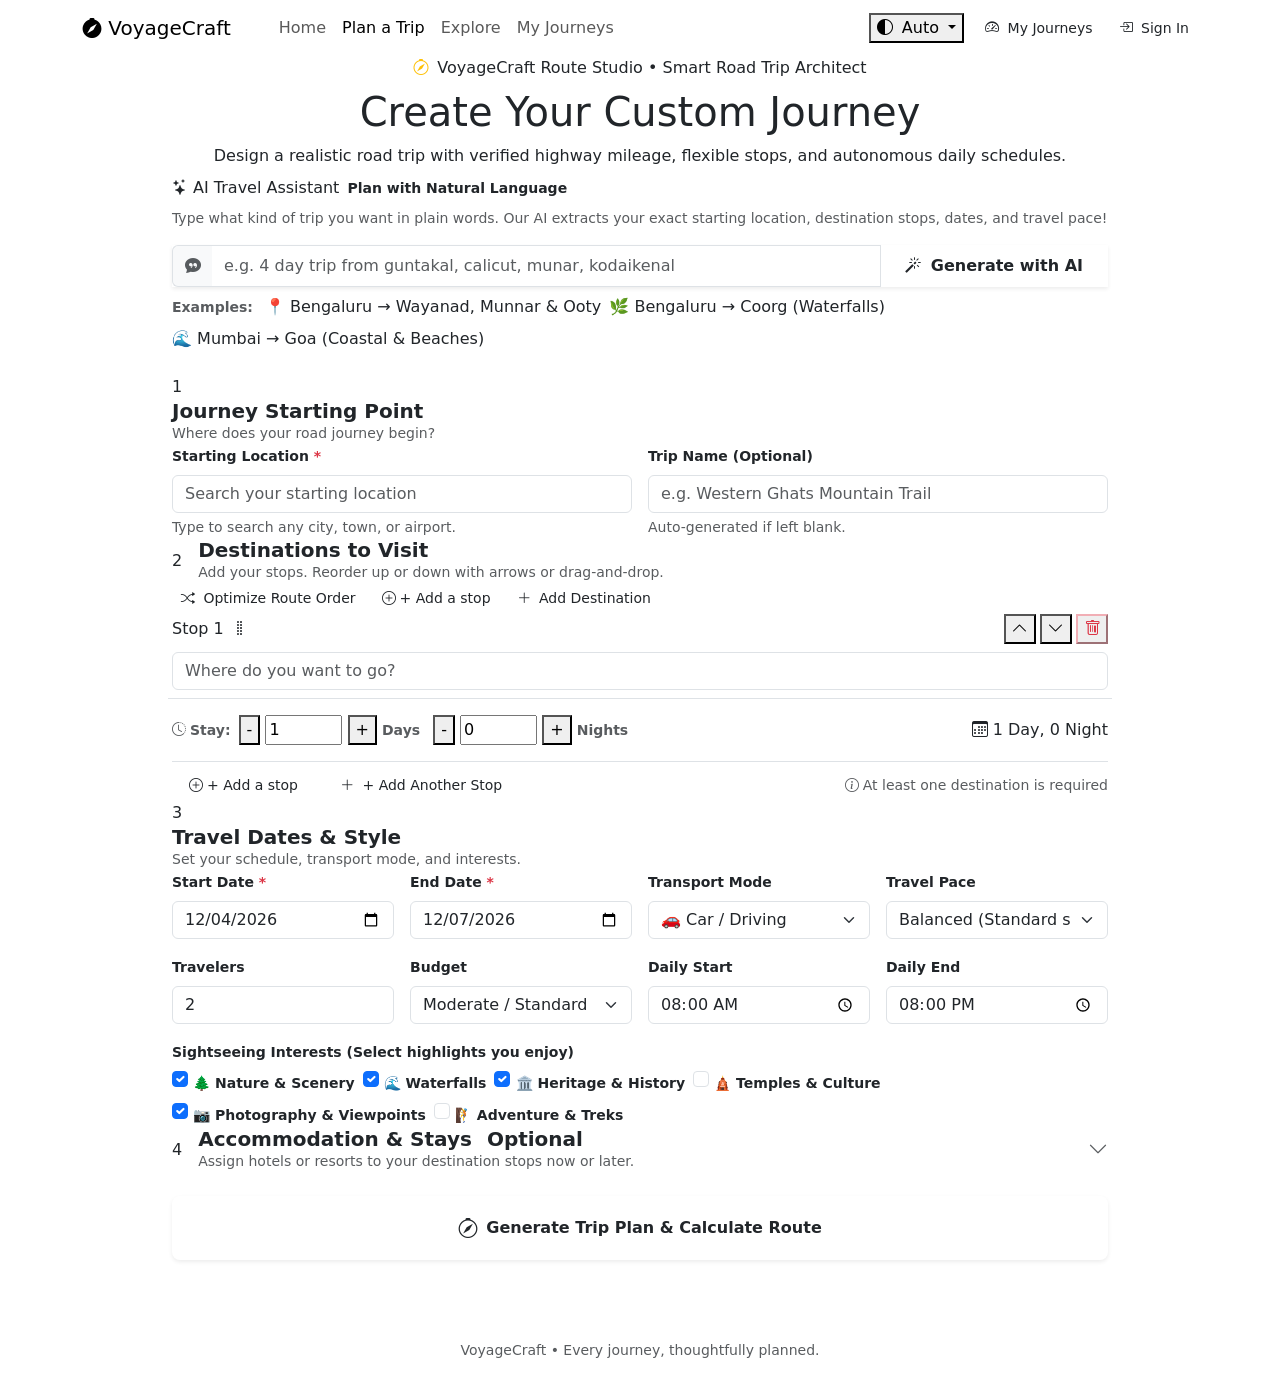
<file: src/main/resources/templates/create-trip.html>
<!DOCTYPE html>
<html lang="en" xmlns:th="http://www.thymeleaf.org">
<head>
    <meta charset="UTF-8">
    <meta name="viewport" content="width=device-width, initial-scale=1.0">
    <title>Plan Your Journey — VoyageCraft</title>
    <!-- CSRF Tokens for Spring Security AJAX protection -->
    <meta name="_csrf" th:content="${_csrf != null ? _csrf.token : ''}"/>
    <meta name="_csrf_header" th:content="${_csrf != null ? _csrf.headerName : 'X-CSRF-TOKEN'}"/>
    <!-- Bootstrap 5 CSS -->
    <link href="https://cdn.jsdelivr.net/npm/bootstrap@5.3.3/dist/css/bootstrap.min.css" rel="stylesheet">
    <!-- Bootstrap Icons -->
    <link href="https://cdn.jsdelivr.net/npm/bootstrap-icons@1.11.3/font/bootstrap-icons.min.css" rel="stylesheet">
    <link rel="stylesheet" th:href="@{/css/style.css}">
    <script>
        (function() {
            const storedTheme = localStorage.getItem('voyagecraft_theme') || 'system';
            const effectiveTheme = storedTheme === 'system'
                ? (window.matchMedia && window.matchMedia('(prefers-color-scheme: dark)').matches ? 'dark' : 'light')
                : storedTheme;
            document.documentElement.setAttribute('data-theme', effectiveTheme);
        })();
    </script>
</head>
<body>

    <!-- Navbar -->
    <nav class="navbar navbar-expand-lg navbar-custom">
        <div class="container">
            <a class="navbar-brand" th:href="@{/}">
                <i class="bi bi-compass-fill"></i> VoyageCraft
            </a>
            <button class="navbar-toggler border-0" type="button" data-bs-toggle="collapse" data-bs-target="#navContent">
                <span class="navbar-toggler-icon"></span>
            </button>
            <div class="collapse navbar-collapse" id="navContent">
                <ul class="navbar-nav me-auto mb-2 mb-lg-0 ms-lg-4">
                    <li class="nav-item">
                        <a class="nav-link" th:href="@{/}">Home</a>
                    </li>
                    <li class="nav-item">
                        <a class="nav-link active" th:href="@{/create-trip}">Plan a Trip</a>
                    </li>
                    <li class="nav-item">
                        <a class="nav-link" th:href="@{/explore}">Explore</a>
                    </li>
                    <li class="nav-item" th:if="${isLoggedIn}">
                        <a class="nav-link" th:href="@{/dashboard}">My Journeys</a>
                    </li>
                </ul>
                <div class="d-flex align-items-center gap-2">
                    <!-- Theme Selector Dropdown -->
                    <div class="dropdown me-1">
                        <button class="theme-selector-btn dropdown-toggle" type="button" id="themeDropdownBtn" data-bs-toggle="dropdown" aria-expanded="false" title="Switch Theme">
                            <i class="bi bi-circle-half theme-icon-active"></i>
                            <span class="d-none d-md-inline theme-name-active ms-1">Auto</span>
                        </button>
                        <ul class="dropdown-menu dropdown-menu-end shadow-sm" aria-labelledby="themeDropdownBtn">
                            <li><button class="dropdown-item d-flex align-items-center gap-2 small" type="button" onclick="themeManager.setTheme('light')"><i class="bi bi-sun-fill text-warning"></i> Light</button></li>
                            <li><button class="dropdown-item d-flex align-items-center gap-2 small" type="button" onclick="themeManager.setTheme('dark')"><i class="bi bi-moon-stars-fill text-info"></i> Dark</button></li>
                            <li><button class="dropdown-item d-flex align-items-center gap-2 small" type="button" onclick="themeManager.setTheme('system')"><i class="bi bi-display text-muted"></i> System Auto</button></li>
                        </ul>
                    </div>
                    <a th:if="${isLoggedIn}" th:href="@{/dashboard}" class="btn btn-outline-forest btn-sm">
                        <i class="bi bi-speedometer2 me-1"></i> My Journeys
                    </a>
                    <a th:if="${!isLoggedIn}" th:href="@{/login}" class="btn btn-outline-forest btn-sm">
                        <i class="bi bi-box-arrow-in-right me-1"></i> Sign In
                    </a>
                </div>
            </div>
        </div>
    </nav>
    <script th:inline="javascript">
        /*<![CDATA[*/
        const isUserLoggedIn = /*[[${isLoggedIn}]]*/ false;
        /*]]>*/
    </script>

    <!-- Cinematic Page Hero Banner -->
    <section class="page-cinematic-banner text-center position-relative">
        <div class="container position-relative" style="z-index: 2;">
            <div class="d-inline-flex align-items-center gap-2 hero-feature-badge mb-2 hero-animate-1">
                <i class="bi bi-compass text-warning"></i>
                <span>VoyageCraft Route Studio &bull; Smart Road Trip Architect</span>
            </div>
            <h1 class="page-banner-title mb-2 hero-animate-1">Create Your Custom Journey</h1>
            <p class="page-banner-subtitle mb-0 hero-animate-2">
                Design a realistic road trip with verified highway mileage, flexible stops, and autonomous daily schedules.
            </p>
        </div>
    </section>

    <!-- Main Container -->
    <main class="container py-2 flex-grow-1" style="max-width: 960px;">

        <!-- AI-POWERED TRIP PLANNER BANNER -->
        <div class="ai-planner-card mb-4">
            <div class="d-flex align-items-center gap-2 mb-2">
                <span class="badge-forest"><i class="bi bi-stars"></i> AI Travel Assistant</span>
                <span class="fw-bold text-dark small">Plan with Natural Language</span>
            </div>
            <p class="text-muted small mb-3">
                Type what kind of trip you want in plain words. Our AI extracts your exact starting location, destination stops, dates, and travel pace!
            </p>
            <div class="input-group mb-2 shadow-sm">
                <span class="input-group-text border-end-0 text-muted">
                    <i class="bi bi-chat-quote-fill" style="color: var(--forest-green);"></i>
                </span>
                <input type="text" id="aiPromptInput" class="form-control border-start-0 py-2" 
                       placeholder="e.g. 4 day trip from guntakal, calicut, munar, kodaikenal">
                <button class="btn btn-forest px-4 fw-semibold" type="button" id="btnAiPlan" onclick="handleAiPlan()">
                    <i class="bi bi-magic me-1"></i> Generate with AI
                </button>
            </div>

            <!-- Quick Prompt Chips -->
            <div class="d-flex flex-wrap gap-2 align-items-center mt-2">
                <span class="text-muted small fw-semibold me-1">Examples:</span>
                <span class="ai-chip" onclick="applyAiPrompt('4-day trip from Bengaluru to Wayanad, Munnar and Ooty')">
                    📍 Bengaluru → Wayanad, Munnar &amp; Ooty
                </span>
                <span class="ai-chip" onclick="applyAiPrompt('Plan a 4-day family trip from Bengaluru to Coorg with waterfalls and relaxed driving')">
                    🌿 Bengaluru → Coorg (Waterfalls)
                </span>
                <span class="ai-chip" onclick="applyAiPrompt('3-day coastal trip from Mumbai to Goa with beaches and seafood')">
                    🌊 Mumbai → Goa (Coastal &amp; Beaches)
                </span>
            </div>

            <!-- AI Result Alert Banner -->
            <div id="aiPlanSuccessBanner" class="banner-alert info d-none mt-3 py-2 px-3 small" role="alert">
                <i class="bi bi-check-circle-fill fs-5 text-success"></i>
                <div class="flex-grow-1" id="aiPlanSuccessMsg">
                    Configured trip parameters from your prompt!
                </div>
            </div>
        </div>

        <!-- PROGRESSIVE TRIP CREATION FORM -->
        <form id="tripCreationForm" onsubmit="handleTripSubmit(event)">

            <!-- Step 1: Starting Location & Identity -->
            <div class="step-card">
                <div class="step-header">
                    <div class="step-num">1</div>
                    <div>
                        <h5 class="fw-bold mb-0">Journey Starting Point</h5>
                        <div class="text-muted small">Where does your road journey begin?</div>
                    </div>
                </div>

                <div class="row g-3">
                    <div class="col-md-6">
                        <label for="startLocationInput" class="form-label fw-semibold small">
                            Starting Location <span class="text-danger">*</span>
                        </label>
                        <div class="autocomplete-wrapper">
                            <input type="text" id="startLocationInput" class="form-control" placeholder="Search your starting location" required autocomplete="off">
                        </div>
                        <div class="form-text text-muted small">Type to search any city, town, or airport.</div>
                    </div>
                    <div class="col-md-6">
                        <label for="tripName" class="form-label fw-semibold small">Trip Name (Optional)</label>
                        <input type="text" id="tripName" class="form-control" placeholder="e.g. Western Ghats Mountain Trail">
                        <div class="form-text text-muted small">Auto-generated if left blank.</div>
                    </div>
                </div>
            </div>

            <!-- Step 2: Dynamic Destinations -->
            <div class="step-card">
                <div class="step-header justify-content-between">
                    <div class="d-flex align-items-center gap-3">
                        <div class="step-num">2</div>
                        <div>
                            <h5 class="fw-bold mb-0">Destinations to Visit</h5>
                            <div class="text-muted small">Add your stops. Reorder up or down with arrows or drag-and-drop.</div>
                        </div>
                    </div>
                    <div class="d-flex gap-2">
                        <button type="button" class="btn btn-outline-forest btn-sm" onclick="checkAndOptimizePreview()">
                            <i class="bi bi-shuffle me-1"></i> Optimize Route Order
                        </button>
                        <button type="button" class="btn btn-outline-forest btn-sm" onclick="addIntermediateStop()">
                            <i class="bi bi-plus-circle me-1"></i>+ Add a stop
                        </button>
                        <button type="button" class="btn btn-forest btn-sm" onclick="addDestinationInput()">
                            <i class="bi bi-plus-lg me-1"></i> Add Destination
                        </button>
                    </div>
                </div>

                <!-- Dynamic rows container (No default destinations inserted) -->
                <div id="destinationsContainer">
                    <!-- Clean row slot generated dynamically or seeded via URL parameters -->
                </div>

                <!-- Stay Duration vs Trip Dates Feasibility Banner (Requirement 1 & 2) -->
                <div id="stayDurationAlert" class="banner-alert warning mt-3 d-none py-2 px-3 small align-items-center" role="alert">
                    <i class="bi bi-exclamation-triangle-fill text-warning me-2 fs-5"></i>
                    <div class="flex-grow-1" id="stayDurationAlertMsg">
                        Total city stay days exceed total trip dates.
                    </div>
                    <button type="button" class="btn btn-forest btn-sm py-1 px-3" onclick="autoAdjustTripDates()">
                        <i class="bi bi-calendar-plus me-1"></i> Auto-Adjust Trip End Date
                    </button>
                </div>

                <div class="d-flex justify-content-between align-items-center mt-3 pt-2 border-top">
                    <div class="d-flex gap-2">
                        <button type="button" class="btn btn-outline-forest btn-sm px-3" onclick="addIntermediateStop()">
                            <i class="bi bi-plus-circle me-1"></i>+ Add a stop
                        </button>
                        <button type="button" class="btn btn-sand btn-sm px-3" onclick="addDestinationInput()">
                            <i class="bi bi-plus-lg me-1"></i> + Add Another Stop
                        </button>
                    </div>
                    <span class="text-muted small"><i class="bi bi-info-circle me-1"></i>At least one destination is required</span>
                </div>
            </div>

            <!-- Step 3: Dates & Preferences -->
            <div class="step-card">
                <div class="step-header">
                    <div class="step-num">3</div>
                    <div>
                        <h5 class="fw-bold mb-0">Travel Dates &amp; Style</h5>
                        <div class="text-muted small">Set your schedule, transport mode, and interests.</div>
                    </div>
                </div>

                <div class="row g-3 mb-3">
                    <div class="col-sm-6 col-md-3">
                        <label for="startDate" class="form-label fw-semibold small">Start Date <span class="text-danger">*</span></label>
                        <input type="date" id="startDate" class="form-control" required>
                    </div>
                    <div class="col-sm-6 col-md-3">
                        <label for="endDate" class="form-label fw-semibold small">End Date <span class="text-danger">*</span></label>
                        <input type="date" id="endDate" class="form-control" required>
                    </div>
                    <div class="col-sm-6 col-md-3">
                        <label for="transportMode" class="form-label fw-semibold small">Transport Mode</label>
                        <select id="transportMode" class="form-select">
                            <option value="CAR" selected>🚗 Car / Driving</option>
                            <option value="BIKE">🏍️ Bike / Motorcycle</option>
                            <option value="PUBLIC_TRANSPORT">🚌 Public Transit / Bus</option>
                            <option value="WALKING">🚶 Walking / Hiking</option>
                        </select>
                    </div>
                    <div class="col-sm-6 col-md-3">
                        <label for="travelStyle" class="form-label fw-semibold small">Travel Pace</label>
                        <select id="travelStyle" class="form-select">
                            <option value="BALANCED" selected>Balanced (Standard sightseeing)</option>
                            <option value="RELAXED">Relaxed (Slow pace &amp; rest buffers)</option>
                            <option value="FAST_PACED">Fast-Paced (Maximum places)</option>
                        </select>
                    </div>
                </div>

                <div class="row g-3 mb-3">
                    <div class="col-sm-6 col-md-3">
                        <label for="travelersCount" class="form-label fw-semibold small">Travelers</label>
                        <input type="number" id="travelersCount" class="form-control" value="2" min="1" max="50">
                    </div>
                    <div class="col-sm-6 col-md-3">
                        <label for="budgetRange" class="form-label fw-semibold small">Budget</label>
                        <select id="budgetRange" class="form-select">
                            <option value="Moderate" selected>Moderate / Standard</option>
                            <option value="Budget">Budget-friendly</option>
                            <option value="Luxury">Luxury / Premium</option>
                        </select>
                    </div>
                    <div class="col-sm-6 col-md-3">
                        <label for="dailyStartTime" class="form-label fw-semibold small">Daily Start</label>
                        <input type="time" id="dailyStartTime" class="form-control" value="08:00">
                    </div>
                    <div class="col-sm-6 col-md-3">
                        <label for="dailyEndTime" class="form-label fw-semibold small">Daily End</label>
                        <input type="time" id="dailyEndTime" class="form-control" value="20:00">
                    </div>
                </div>

                <!-- Sightseeing Interests Checklist -->
                <div>
                    <label class="form-label fw-semibold small">Sightseeing Interests (Select highlights you enjoy)</label>
                    <div class="d-flex flex-wrap gap-2">
                        <label class="interest-chip-pill" for="catNat">
                            <input class="form-check-input interest-check m-0" type="checkbox" id="catNat" value="Nature" checked>
                            <span class="small fw-semibold">🌲 Nature &amp; Scenery</span>
                        </label>
                        <label class="interest-chip-pill" for="catWater">
                            <input class="form-check-input interest-check m-0" type="checkbox" id="catWater" value="Waterfalls" checked>
                            <span class="small fw-semibold">🌊 Waterfalls</span>
                        </label>
                        <label class="interest-chip-pill" for="catHist">
                            <input class="form-check-input interest-check m-0" type="checkbox" id="catHist" value="Historical" checked>
                            <span class="small fw-semibold">🏛️ Heritage &amp; History</span>
                        </label>
                        <label class="interest-chip-pill" for="catTemp">
                            <input class="form-check-input interest-check m-0" type="checkbox" id="catTemp" value="Temples">
                            <span class="small fw-semibold">🛕 Temples &amp; Culture</span>
                        </label>
                        <label class="interest-chip-pill" for="catPhoto">
                            <input class="form-check-input interest-check m-0" type="checkbox" id="catPhoto" value="Photography" checked>
                            <span class="small fw-semibold">📷 Photography &amp; Viewpoints</span>
                        </label>
                        <label class="interest-chip-pill" for="catAdv">
                            <input class="form-check-input interest-check m-0" type="checkbox" id="catAdv" value="Adventure">
                            <span class="small fw-semibold">🧗 Adventure &amp; Treks</span>
                        </label>
                    </div>
                </div>
            </div>

            <!-- Step 4: Accommodation / Stays (Optional & Separate) -->
            <div class="step-card">
                <div class="d-flex justify-content-between align-items-center" style="cursor: pointer;" data-bs-toggle="collapse" data-bs-target="#hotelOptionalSection">
                    <div class="d-flex align-items-center gap-3">
                        <div class="step-num" style="background: var(--text-muted);">4</div>
                        <div>
                            <h5 class="fw-bold mb-0">Accommodation &amp; Stays <span class="badge-sand ms-2">Optional</span></h5>
                            <div class="text-muted small">Assign hotels or resorts to your destination stops now or later.</div>
                        </div>
                    </div>
                    <i class="bi bi-chevron-down fs-5 text-muted"></i>
                </div>

                <div class="collapse mt-3 pt-3 border-top" id="hotelOptionalSection">
                    <p class="text-muted small mb-3">
                        You can specify desired hotels or resort stays for each stop below. If left blank, you can also easily add or change hotels inside the itinerary workspace later.
                    </p>
                    <div id="hotelStaysListContainer">
                        <!-- Synced dynamically with destination names -->
                        <div class="text-muted small fst-italic">Add destination stops above to configure accommodation per destination.</div>
                    </div>
                </div>
            </div>

            <!-- Submit Action -->
            <div class="mt-4 mb-5">
                <button type="submit" id="btnSubmitTrip" class="btn btn-forest btn-lg w-100 py-3 shadow-sm d-flex align-items-center justify-content-center gap-2">
                    <i class="bi bi-compass fs-5"></i>
                    <span class="fw-bold fs-6">Generate Trip Plan &amp; Calculate Route</span>
                </button>
            </div>

        </form>

    </main>

    <!-- Side-by-Side Smart Route Optimization Comparison Modal (Requirement 5) -->
    <div class="modal fade" id="routeOptimizationModal" tabindex="-1" aria-labelledby="routeOptModalLabel" aria-hidden="true">
        <div class="modal-dialog modal-lg modal-dialog-centered">
            <div class="modal-content border-0 rounded-4 shadow-lg">
                <div class="modal-header border-bottom py-3 px-4">
                    <h5 class="modal-title fw-bold" id="routeOptModalLabel">
                        <i class="bi bi-shuffle text-success me-2"></i>Smart Route Optimization Comparison
                    </h5>
                    <button type="button" class="btn-close" data-bs-dismiss="modal" aria-label="Close"></button>
                </div>
                <div class="modal-body p-4">
                    <div id="routeOptSavingsAlert" class="savings-highlight mb-4">
                        <i class="bi bi-lightning-charge-fill fs-4"></i>
                        <div id="routeOptSavingsText">
                            Calculated savings: 0 km &amp; 0 min.
                        </div>
                    </div>

                    <!-- Side-by-side comparison -->
                    <div class="opt-side-by-side">
                        <!-- Original Route -->
                        <div class="opt-box original">
                            <div class="d-flex justify-content-between align-items-center mb-2">
                                <span class="badge bg-secondary text-white rounded-pill px-3 py-1">Current Order</span>
                                <span class="small text-muted" id="originalDistanceText">0 km</span>
                            </div>
                            <div class="small fw-bold text-muted mb-2">Sequence:</div>
                            <div id="originalSequencePills" class="mb-3">
                                <!-- Pills -->
                            </div>
                            <div class="small text-muted" id="originalDurationText">
                                Driving Duration: 0 hrs
                            </div>
                        </div>

                        <!-- Recommended Route -->
                        <div class="opt-box recommended">
                            <div class="d-flex justify-content-between align-items-center mb-2">
                                <span class="badge bg-success text-white rounded-pill px-3 py-1">Recommended Sequence</span>
                                <span class="small fw-bold text-success" id="recommendedDistanceText">0 km</span>
                            </div>
                            <div class="small fw-bold text-dark mb-2">Optimized Path:</div>
                            <div id="recommendedSequencePills" class="mb-3">
                                <!-- Pills -->
                            </div>
                            <div class="small fw-bold text-dark" id="recommendedDurationText">
                                Driving Duration: 0 hrs
                            </div>
                        </div>
                    </div>

                    <p class="text-muted small mt-3 mb-0">
                        <i class="bi bi-shield-check text-success me-1"></i>
                        The original route remains completely unchanged unless you click "Accept &amp; Apply Optimized Order".
                    </p>
                </div>
                <div class="modal-footer border-top px-4 py-3">
                    <button type="button" class="btn btn-sand" data-bs-dismiss="modal">
                        Keep Current Route
                    </button>
                    <button type="button" class="btn btn-forest px-4" onclick="applyPreviewOptimizedOrder()">
                        <i class="bi bi-check2-circle me-1"></i> Accept &amp; Apply Optimized Order
                    </button>
                </div>
            </div>
        </div>
    </div>

    <!-- Footer -->
    <footer class="py-4 text-center">
        <div class="container">
            <p class="mb-0 text-muted small">VoyageCraft &bull; Every journey, thoughtfully planned.</p>
        </div>
    </footer>

    <!-- Bootstrap 5 JS -->
    <script src="https://cdn.jsdelivr.net/npm/bootstrap@5.3.3/dist/js/bootstrap.bundle.min.js"></script>
    <script th:src="@{/js/app.js}"></script>

    <script>
        let recommendedOrderCache = null;

        document.addEventListener("DOMContentLoaded", () => {
            const today = new Date();
            const future = new Date();
            future.setDate(today.getDate() + 3);

            const formatDate = (d) => d.toISOString().split('T')[0];
            document.getElementById('startDate').value = formatDate(today);
            document.getElementById('endDate').value = formatDate(future);

            // Attach autocomplete to starting location
            const startInput = document.getElementById('startLocationInput');
            if (window.attachPlaceAutocomplete && startInput) {
                window.attachPlaceAutocomplete(startInput);
            }

            // Check URL query parameters
            const urlParams = new URLSearchParams(window.location.search);
            const promptParam = urlParams.get('prompt');
            const startParam = urlParams.get('start');
            const destParam = urlParams.get('dest');
            const stopsParam = urlParams.getAll('stops');
            const startDateParam = urlParams.get('startDate');
            const startTimeParam = urlParams.get('startTime');

            if (startDateParam) {
                document.getElementById('startDate').value = startDateParam;
            }
            if (startTimeParam) {
                document.getElementById('dailyStartTime').value = startTimeParam;
            }

            if (promptParam) {
                document.getElementById('aiPromptInput').value = promptParam;
                handleAiPlan();
            } else if (startParam || destParam || (stopsParam && stopsParam.length > 0)) {
                if (startParam) document.getElementById('startLocationInput').value = startParam;
                // Add intermediate stops first in order, then destination
                if (stopsParam && stopsParam.length > 0) {
                    stopsParam.forEach(stop => {
                        if (stop && stop.trim()) addDestinationInput(stop.trim());
                    });
                }
                if (destParam) {
                    addDestinationInput(destParam);
                } else if (!stopsParam || stopsParam.length === 0) {
                    addDestinationInput();
                }
            } else {
                // Requirement 1 & 2: NO default destinations automatically inserted into trip forms.
                // Present 1 clean empty destination input slot.
                addDestinationInput();
            }

            document.getElementById('startDate').addEventListener('change', validateTotalStay);
            document.getElementById('endDate').addEventListener('change', validateTotalStay);
        });

        function applyAiPrompt(text) {
            document.getElementById('aiPromptInput').value = text;
            handleAiPlan();
        }

        async function handleAiPlan() {
            const promptInput = document.getElementById('aiPromptInput');
            const prompt = promptInput.value.trim();
            if (!prompt) return;

            const btn = document.getElementById('btnAiPlan');
            btn.disabled = true;
            btn.innerHTML = '<span class="spinner-border spinner-border-sm me-1"></span> AI Parsing...';

            try {
                const response = await fetch('/api/trips/ai-plan', {
                    method: 'POST',
                    headers: { 'Content-Type': 'application/json' },
                    body: JSON.stringify({ prompt: prompt })
                });

                if (!response.ok) throw new Error('AI analysis failed');
                const data = await response.json();

                // Handle Follow-up questions when essential data is missing (Requirement 3)
                if (data.requiresFollowUp && data.followUpQuestions && data.followUpQuestions.length > 0) {
                    const banner = document.getElementById('aiPlanSuccessBanner');
                    const msg = document.getElementById('aiPlanSuccessMsg');
                    if (banner && msg) {
                        msg.innerHTML = `
                            <strong><i class="bi bi-question-circle-fill text-warning me-1"></i> Quick Follow-up Question:</strong>
                            <div class="mt-1">${escapeHtml(data.aiSummary || 'Please specify missing journey details:')}</div>
                            <ul class="mb-0 mt-1 ps-3">
                                ${data.followUpQuestions.map(q => `<li><strong>${escapeHtml(q)}</strong></li>`).join('')}
                            </ul>
                        `;
                        banner.className = 'banner-alert warning mt-3 py-2 px-3 small';
                        banner.classList.remove('d-none');
                    }
                    if (data.startLocation) document.getElementById('startLocationInput').value = data.startLocation;
                    return;
                }

                // Populate Fields
                if (data.tripName) document.getElementById('tripName').value = data.tripName;
                if (data.startLocation) document.getElementById('startLocationInput').value = data.startLocation;
                if (data.startDate) document.getElementById('startDate').value = data.startDate;
                if (data.endDate) document.getElementById('endDate').value = data.endDate;
                if (data.transportMode) document.getElementById('transportMode').value = data.transportMode;
                if (data.travelStyle) document.getElementById('travelStyle').value = data.travelStyle;
                if (data.travelersCount) document.getElementById('travelersCount').value = data.travelersCount;
                if (data.budgetRange) document.getElementById('budgetRange').value = data.budgetRange;

                // Populate Interests
                if (data.preferredInterests && data.preferredInterests.length > 0) {
                    document.querySelectorAll('.interest-check').forEach(c => {
                        c.checked = data.preferredInterests.some(pi => pi.toLowerCase() === c.value.toLowerCase());
                    });
                }

                // Populate Destinations and Hotels exactly from user prompt
                if (data.destinationNames && data.destinationNames.length > 0) {
                    const container = document.getElementById('destinationsContainer');
                    container.innerHTML = '';
                    data.destinationNames.forEach((dName, idx) => {
                        const hotel = (data.destinationHotels && idx < data.destinationHotels.length) ? data.destinationHotels[idx] : '';
                        addDestinationInput(dName, hotel);
                    });
                }

                // Show success feedback with validation notes
                const banner = document.getElementById('aiPlanSuccessBanner');
                const msg = document.getElementById('aiPlanSuccessMsg');
                if (banner && msg) {
                    let summaryHtml = `<div>${escapeHtml(data.aiSummary || 'Configured trip parameters from your prompt!')}</div>`;
                    if (data.routeValidationSuccess) {
                        summaryHtml += `<div class="mt-1"><span class="badge bg-success"><i class="bi bi-check-circle me-1"></i>Verified Route: ${data.totalDistanceKm || 0} km</span></div>`;
                    }
                    if (data.dailyTravelLimit) {
                        summaryHtml += `<div class="small text-muted mt-1"><i class="bi bi-clock me-1"></i>Pace: ${escapeHtml(data.dailyTravelLimit)}</div>`;
                    }
                    if (data.accommodationPreference) {
                        summaryHtml += `<div class="small text-muted"><i class="bi bi-building me-1"></i>Stay style: ${escapeHtml(data.accommodationPreference)}</div>`;
                    }
                    msg.innerHTML = summaryHtml;
                    banner.className = 'banner-alert info mt-3 py-2 px-3 small';
                    banner.classList.remove('d-none');
                }

                syncHotelAccordion();

            } catch (err) {
                console.error(err);
                alert('Could not parse prompt. Please enter destinations manually.');
            } finally {
                btn.disabled = false;
                btn.innerHTML = '<i class="bi bi-magic me-1"></i> Generate with AI';
            }
        }

        function addIntermediateStop(nameValue = '') {
            const container = document.getElementById('destinationsContainer');
            const rows = container.querySelectorAll('.destination-card-row');
            if (rows.length > 0) {
                // Insert right before the last destination stop
                const lastRow = rows[rows.length - 1];
                addDestinationInput(nameValue, '', 1, null, lastRow);
            } else {
                addDestinationInput(nameValue);
            }
        }

        // Add Destination Card Row with Stay Duration (Requirement 1 & 3)
        function addDestinationInput(nameValue = '', hotelValue = '', stayDays = 1, stayNights = null, insertBeforeEl = null) {
            const container = document.getElementById('destinationsContainer');
            const currentRows = container.querySelectorAll('.destination-card-row');
            const nextIndex = currentRows.length;
            const parsedDays = parseInt(stayDays) || 1;
            const parsedNights = (stayNights !== null && stayNights !== undefined) ? parseInt(stayNights) : Math.max(0, parsedDays - 1);

            const card = document.createElement('div');
            card.className = 'destination-card-row';
            card.dataset.index = nextIndex;

            card.innerHTML = `
                <div class="d-flex justify-content-between align-items-center mb-2">
                    <div class="d-flex align-items-center gap-2">
                        <span class="destination-number">Stop ${nextIndex + 1}</span>
                        <span class="drag-handle" title="Drag to reorder"><i class="bi bi-grip-vertical"></i></span>
                    </div>
                    <div class="d-flex align-items-center gap-1">
                        <button type="button" class="btn-move" title="Move Up" onclick="moveDestinationUp(this)">
                            <i class="bi bi-chevron-up"></i>
                        </button>
                        <button type="button" class="btn-move" title="Move Down" onclick="moveDestinationDown(this)">
                            <i class="bi bi-chevron-down"></i>
                        </button>
                        <button type="button" class="btn-move text-danger border-danger-subtle" title="Remove Stop" onclick="removeDestinationCard(this)">
                            <i class="bi bi-trash"></i>
                        </button>
                    </div>
                </div>
                <div class="row g-2">
                    <div class="col-12">
                        <div class="autocomplete-wrapper">
                            <input type="text" name="destinationNames" class="form-control destination-input" 
                                   placeholder="Where do you want to go?" 
                                   value="${escapeHtml(nameValue)}" required autocomplete="off" oninput="syncHotelAccordion(); validateTotalStay();">
                        </div>
                    </div>
                    <input type="hidden" name="destinationHotels" class="destination-hotel-input" value="${escapeHtml(hotelValue)}">
                </div>
                <!-- Stay Duration Stepper Row (Requirement 1) -->
                <div class="row g-2 mt-2 align-items-center pt-2 border-top">
                    <div class="col-sm-7">
                        <div class="d-flex align-items-center gap-2 flex-wrap">
                            <span class="small fw-semibold text-muted"><i class="bi bi-clock-history me-1"></i>Stay:</span>
                            <div class="stay-duration-control">
                                <button type="button" class="stay-stepper-btn" onclick="stepDays(this, -1)" title="Decrease days">-</button>
                                <input type="number" class="stay-stepper-input destination-days-input" value="${parsedDays}" min="1" max="60" onchange="validateTotalStay()">
                                <button type="button" class="stay-stepper-btn" onclick="stepDays(this, 1)" title="Increase days">+</button>
                                <span class="small text-muted fw-semibold me-2">Days</span>
                                <button type="button" class="stay-stepper-btn" onclick="stepNights(this, -1)" title="Decrease nights">-</button>
                                <input type="number" class="stay-stepper-input destination-nights-input" value="${parsedNights}" min="0" max="60" onchange="validateTotalStay()">
                                <button type="button" class="stay-stepper-btn" onclick="stepNights(this, 1)" title="Increase nights">+</button>
                                <span class="small text-muted fw-semibold">Nights</span>
                            </div>
                        </div>
                    </div>
                    <div class="col-sm-5 text-sm-end">
                        <span class="stay-badge-pill">
                            <i class="bi bi-calendar3"></i> <span class="dest-stay-summary-text">${parsedDays} Day${parsedDays > 1 ? 's' : ''}, ${parsedNights} Night${parsedNights > 1 ? 's' : ''}</span>
                        </span>
                    </div>
                </div>
            `;

            if (insertBeforeEl) {
                container.insertBefore(card, insertBeforeEl);
            } else {
                container.appendChild(card);
            }
            initDragAndDrop(card);
            renumberDestinations();

            // Attach autocomplete
            const destInput = card.querySelector('.destination-input');
            if (window.attachPlaceAutocomplete && destInput) {
                window.attachPlaceAutocomplete(destInput);
            }

            syncHotelAccordion();
            validateTotalStay();
        }

        function stepDays(btn, delta) {
            const row = btn.closest('.destination-card-row');
            if (!row) return;
            const daysInp = row.querySelector('.destination-days-input');
            const nightsInp = row.querySelector('.destination-nights-input');
            let val = (parseInt(daysInp.value) || 1) + delta;
            if (val < 1) val = 1;
            daysInp.value = val;
            if (nightsInp) {
                nightsInp.value = Math.max(0, val - 1);
            }
            updateRowStaySummary(row);
            validateTotalStay();
        }

        function stepNights(btn, delta) {
            const row = btn.closest('.destination-card-row');
            if (!row) return;
            const nightsInp = row.querySelector('.destination-nights-input');
            let val = (parseInt(nightsInp.value) || 0) + delta;
            if (val < 0) val = 0;
            nightsInp.value = val;
            updateRowStaySummary(row);
            validateTotalStay();
        }

        function updateRowStaySummary(row) {
            const daysInp = row.querySelector('.destination-days-input');
            const nightsInp = row.querySelector('.destination-nights-input');
            const sumText = row.querySelector('.dest-stay-summary-text');
            if (daysInp && nightsInp && sumText) {
                const d = parseInt(daysInp.value) || 1;
                const n = parseInt(nightsInp.value) || 0;
                sumText.textContent = `${d} Day${d > 1 ? 's' : ''}, ${n} Night${n > 1 ? 's' : ''}`;
            }
        }

        function validateTotalStay() {
            const startVal = document.getElementById('startDate').value;
            const endVal = document.getElementById('endDate').value;
            if (!startVal || !endVal) return;

            const start = new Date(startVal);
            const end = new Date(endVal);
            const tripDays = Math.max(1, Math.round((end - start) / (1000 * 60 * 60 * 24)) + 1);

            let totalStayDays = 0;
            document.querySelectorAll('.destination-days-input').forEach(inp => {
                totalStayDays += (parseInt(inp.value) || 1);
            });

            const alertEl = document.getElementById('stayDurationAlert');
            const alertMsg = document.getElementById('stayDurationAlertMsg');
            if (!alertEl || !alertMsg) return;

            if (totalStayDays > tripDays) {
                alertMsg.innerHTML = `<strong>Schedule warning:</strong> City stays total <strong>${totalStayDays} days</strong>, which exceeds your trip duration (<strong>${tripDays} days</strong>).`;
                alertEl.classList.remove('d-none');
            } else {
                alertEl.classList.add('d-none');
            }
        }

        function autoAdjustTripDates() {
            const startVal = document.getElementById('startDate').value;
            if (!startVal) return;

            let totalStayDays = 0;
            document.querySelectorAll('.destination-days-input').forEach(inp => {
                totalStayDays += (parseInt(inp.value) || 1);
            });
            if (totalStayDays <= 0) totalStayDays = 1;

            const start = new Date(startVal);
            const newEnd = new Date(start);
            newEnd.setDate(start.getDate() + totalStayDays - 1);

            document.getElementById('endDate').value = newEnd.toISOString().split('T')[0];
            validateTotalStay();
        }

        let draggedRow = null;
        function initDragAndDrop(card) {
            card.setAttribute('draggable', 'true');
            card.addEventListener('dragstart', (e) => {
                draggedRow = card;
                card.classList.add('opacity-50');
                e.dataTransfer.effectAllowed = 'move';
            });
            card.addEventListener('dragend', () => {
                if (draggedRow) draggedRow.classList.remove('opacity-50');
                draggedRow = null;
                renumberDestinations();
                syncHotelAccordion();
            });
            card.addEventListener('dragover', (e) => {
                e.preventDefault();
                e.dataTransfer.dropEffect = 'move';
                const container = document.getElementById('destinationsContainer');
                if (draggedRow && draggedRow !== card) {
                    const rect = card.getBoundingClientRect();
                    const next = (e.clientY - rect.top) / (rect.bottom - rect.top) > 0.5;
                    container.insertBefore(draggedRow, next ? card.nextSibling : card);
                }
            });
        }

        function removeDestinationCard(btn) {
            const card = btn.closest('.destination-card-row');
            const container = document.getElementById('destinationsContainer');
            if (container.querySelectorAll('.destination-card-row').length <= 1) {
                alert("At least one destination stop is required.");
                return;
            }
            if (card) {
                card.remove();
                renumberDestinations();
                syncHotelAccordion();
            }
        }

        function moveDestinationUp(btn) {
            const card = btn.closest('.destination-card-row');
            if (!card) return;
            const prev = card.previousElementSibling;
            if (prev && prev.classList.contains('destination-card-row')) {
                card.parentNode.insertBefore(card, prev);
                renumberDestinations();
                syncHotelAccordion();
            }
        }

        function moveDestinationDown(btn) {
            const card = btn.closest('.destination-card-row');
            if (!card) return;
            const next = card.nextElementSibling;
            if (next && next.classList.contains('destination-card-row')) {
                card.parentNode.insertBefore(next, card);
                renumberDestinations();
                syncHotelAccordion();
            }
        }

        function renumberDestinations() {
            const container = document.getElementById('destinationsContainer');
            const rows = container.querySelectorAll('.destination-card-row');
            rows.forEach((row, i) => {
                row.dataset.index = i;
                const badge = row.querySelector('.destination-number');
                if (badge) badge.textContent = `Stop ${i + 1}`;
            });
        }

        function syncHotelAccordion() {
            const hotelContainer = document.getElementById('hotelStaysListContainer');
            const destInputs = document.querySelectorAll('.destination-input');
            const hotelInputs = document.querySelectorAll('.destination-hotel-input');

            if (!hotelContainer) return;
            if (destInputs.length === 0) {
                hotelContainer.innerHTML = '<div class="text-muted small fst-italic">Add destination stops above to configure accommodation per destination.</div>';
                return;
            }

            let html = '';
            destInputs.forEach((inp, idx) => {
                const dName = inp.value.trim() || `Stop ${idx + 1}`;
                const currentHotel = hotelInputs[idx] ? hotelInputs[idx].value : '';
                html += `
                    <div class="row g-2 align-items-center mb-2">
                        <div class="col-md-4">
                            <span class="badge-sand d-inline-block text-truncate" style="max-width: 100%;">
                                <i class="bi bi-geo-alt me-1"></i>${escapeHtml(dName)}
                            </span>
                        </div>
                        <div class="col-md-8">
                            <input type="text" class="form-control form-control-sm hotel-accordion-input" 
                                   placeholder="🏨 Hotel / Stay (Optional, e.g. Resort in ${escapeHtml(dName)})" 
                                   value="${escapeHtml(currentHotel)}" 
                                   oninput="updateHotelValue(${idx}, this.value)">
                        </div>
                    </div>
                `;
            });
            hotelContainer.innerHTML = html;
        }

        function updateHotelValue(idx, val) {
            const hotelInputs = document.querySelectorAll('.destination-hotel-input');
            if (hotelInputs[idx]) {
                hotelInputs[idx].value = val;
            }
        }

        function formatDurationJs(totalMinutes) {
            if (!totalMinutes || totalMinutes <= 0) return '0 min';
            const hrs = Math.floor(totalMinutes / 60);
            const mins = totalMinutes % 60;
            if (hrs === 0) return `${mins} min`;
            if (mins === 0) return `${hrs} hr`;
            return `${hrs} hr ${mins} min`;
        }

        // Side-by-Side Smart Route Optimization Preview (Requirement 5)
        async function checkAndOptimizePreview() {
            const startLoc = document.getElementById('startLocationInput').value.trim();
            const destInputs = document.querySelectorAll('.destination-input');
            const dests = [];
            destInputs.forEach(i => {
                if (i.value.trim()) dests.push(i.value.trim());
            });

            if (dests.length < 2) {
                alert("Please specify at least 2 destinations to evaluate route optimization.");
                return;
            }

            try {
                const response = await fetch('/api/trips/preview-optimize', {
                    method: 'POST',
                    headers: { 'Content-Type': 'application/json' },
                    body: JSON.stringify({
                        startLocation: startLoc,
                        destinations: dests,
                        transportMode: document.getElementById('transportMode').value
                    })
                });

                if (!response.ok) throw new Error("Optimization check failed");
                const summary = await response.json();

                if (summary.optimizationRecommended) {
                    recommendedOrderCache = summary.recommendedOrder;

                    // Populate modal side by side
                    const savingsText = document.getElementById('routeOptSavingsText');
                    savingsText.innerHTML = `<strong>Shorter Route Discovered!</strong> Saves <strong>${summary.potentialSavingsKm} km</strong> &bull; <strong>${formatDurationJs(summary.potentialSavingsMinutes)}</strong> of driving.`;

                    // Original route
                    document.getElementById('originalDistanceText').textContent = `${summary.totalDistanceKm} km`;
                    const origPills = document.getElementById('originalSequencePills');
                    origPills.innerHTML = summary.originalOrder.map(p => `<span class="opt-route-pill">${escapeHtml(p)}</span>`).join(' <i class="bi bi-arrow-right text-muted"></i> ');

                    // Recommended route
                    document.getElementById('recommendedDistanceText').textContent = `${summary.recommendedDistanceKm} km`;
                    const recPills = document.getElementById('recommendedSequencePills');
                    recPills.innerHTML = summary.recommendedOrder.map(p => `<span class="opt-route-pill bg-white border-success">${escapeHtml(p)}</span>`).join(' <i class="bi bi-arrow-right text-success"></i> ');

                    const optModal = new bootstrap.Modal(document.getElementById('routeOptimizationModal'));
                    optModal.show();
                } else {
                    recommendedOrderCache = null;
                    alert("Your route sequence is already optimal! No unnecessary backtracking detected.");
                }
            } catch (err) {
                console.error(err);
                alert("Could not evaluate route optimization at this moment.");
            }
        }

        function applyPreviewOptimizedOrder() {
            if (!recommendedOrderCache || recommendedOrderCache.length <= 1) return;
            const newDestNames = recommendedOrderCache.slice(1);

            // Rebuild rows in the recommended order, preserving hotels
            const existingHotels = {};
            document.querySelectorAll('.destination-card-row').forEach(row => {
                const name = row.querySelector('.destination-input').value.trim();
                const hotel = row.querySelector('.destination-hotel-input').value.trim();
                if (name) existingHotels[name.toLowerCase()] = hotel;
            });

            const container = document.getElementById('destinationsContainer');
            container.innerHTML = '';
            newDestNames.forEach(dName => {
                const hName = existingHotels[dName.toLowerCase()] || '';
                addDestinationInput(dName, hName);
            });

            const modalEl = document.getElementById('routeOptimizationModal');
            const modalInstance = bootstrap.Modal.getInstance(modalEl);
            if (modalInstance) modalInstance.hide();
        }

        function escapeHtml(str) {
            if (!str) return '';
            return str.replace(/&/g, "&amp;").replace(/</g, "&lt;").replace(/>/g, "&gt;").replace(/"/g, "&quot;");
        }

        async function handleTripSubmit(e) {
            if (e && e.preventDefault) e.preventDefault();

            // Prevent duplicate clicks while request is running
            if (window.VoyageCraftLoader && window.VoyageCraftLoader.isSubmitting) {
                return;
            }

            const startLoc = document.getElementById('startLocationInput').value.trim();
            const destInputs = document.querySelectorAll('.destination-input');
            const hotelInputs = document.querySelectorAll('.destination-hotel-input');

            const dests = [];
            const hotels = [];

            destInputs.forEach((inp, idx) => {
                if (inp.value.trim()) {
                    dests.push(inp.value.trim());
                    hotels.push(hotelInputs[idx] ? hotelInputs[idx].value.trim() : '');
                }
            });

            if (!startLoc) {
                alert("Please specify your journey starting location.");
                return;
            }

            if (dests.length === 0) {
                alert("Please specify at least one destination to visit.");
                return;
            }

            if (dests.length === 1 && dests[0].toLowerCase() === startLoc.toLowerCase()) {
                alert("Destination cannot be identical to the starting location.");
                return;
            }

            for (let i = 0; i < dests.length; i++) {
                if (dests[i].toLowerCase() === startLoc.toLowerCase()) {
                    alert('Stop "' + dests[i] + '" cannot be identical to the starting location.');
                    return;
                }
                if (i > 0 && dests[i].toLowerCase() === dests[i - 1].toLowerCase()) {
                    alert('Consecutive duplicate stop "' + dests[i] + '" detected. Please remove duplicate consecutive stops.');
                    return;
                }
            }

            const interests = [];
            document.querySelectorAll('.interest-check:checked').forEach(c => interests.push(c.value));

            const stayDays = [];
            const stayNights = [];
            document.querySelectorAll('.destination-days-input').forEach(inp => stayDays.push(parseInt(inp.value) || 1));
            document.querySelectorAll('.destination-nights-input').forEach(inp => stayNights.push(parseInt(inp.value) || 0));

            const payload = {
                tripName: document.getElementById('tripName').value.trim(),
                startLocation: startLoc,
                destinationNames: dests,
                destinationHotels: hotels,
                destinationStayDurations: stayDays,
                destinationStayNights: stayNights,
                startDate: document.getElementById('startDate').value,
                endDate: document.getElementById('endDate').value,
                dailyStartTime: document.getElementById('dailyStartTime').value,
                dailyEndTime: document.getElementById('dailyEndTime').value,
                transportMode: document.getElementById('transportMode').value,
                travelStyle: document.getElementById('travelStyle').value,
                travelersCount: parseInt(document.getElementById('travelersCount').value) || 1,
                budgetRange: document.getElementById('budgetRange').value,
                preferredInterests: interests
            };

            // Trigger premium interactive travel loading overlay immediately
            if (window.VoyageCraftLoader) {
                window.VoyageCraftLoader.show({
                    title: "Crafting Your Journey",
                    onRetry: () => handleTripSubmit(e)
                });
            }

            try {
                const endpoint = isUserLoggedIn ? '/api/trips' : '/api/trips/guest-plan';
                const response = await fetch(endpoint, {
                    method: 'POST',
                    headers: { 'Content-Type': 'application/json' },
                    body: JSON.stringify(payload)
                });

                if (!response.ok) {
                    let errMsg = 'Failed to generate trip plan';
                    try {
                        const errorData = await response.json();
                        errMsg = errorData.message || errMsg;
                    } catch(jsonErr) {}
                    throw new Error(errMsg);
                }

                const result = await response.json();
                try {
                    sessionStorage.setItem('voyagecraft_layout_mode', 'itinerary-map');
                } catch(e) {}

                const redirectUrl = !isUserLoggedIn ? '/trip/guest' : ('/trip/' + result.id);
                if (!isUserLoggedIn) {
                    try {
                        localStorage.setItem('voyagecraft_guest_trip', JSON.stringify(result));
                        localStorage.setItem('voyagecraft_guest_payload', JSON.stringify(payload));
                    } catch(e) {}
                }

                // Smooth success transition with no blank screen
                if (window.VoyageCraftLoader) {
                    window.VoyageCraftLoader.showSuccess("Journey route calculated! Opening workspace...", redirectUrl);
                } else {
                    window.location.href = redirectUrl;
                }
            } catch (err) {
                console.error("Trip generation error:", err);
                if (window.VoyageCraftLoader) {
                    window.VoyageCraftLoader.showError(err.message, () => handleTripSubmit(e));
                } else {
                    alert("Error generating trip: " + err.message);
                }
            }
        }
    </script>

    <!-- Pre-rendered Premium Interactive Journey Loading Overlay -->
    <div id="voyagecraftLoadingOverlay" class="voyagecraft-loading-overlay d-none" role="dialog" aria-modal="true" aria-live="polite">
        <div class="voyagecraft-loading-backdrop"></div>
        <div class="voyagecraft-loading-card">
            <!-- Visual Animation: Scenic Route Map Trail & Pulsing Compass -->
            <div id="voyageLoadingGraphic" class="voyagecraft-loading-graphic">
                <div class="compass-orbit-container">
                    <div class="compass-orbit-ring"></div>
                    <div class="compass-core-badge">
                        <i class="bi bi-compass-fill compass-icon-spin"></i>
                    </div>
                </div>
                <div class="route-flight-track">
                    <span class="route-node-dot start-dot" title="Origin"></span>
                    <div class="route-track-line">
                        <div class="route-moving-runner"></div>
                    </div>
                    <span class="route-node-dot stop-dot" title="Scenic Stop"></span>
                    <div class="route-track-line">
                        <div class="route-moving-runner runner-delayed"></div>
                    </div>
                    <span class="route-node-dot end-dot" title="Destination"></span>
                </div>
            </div>

            <h4 id="voyageLoadingTitle" class="voyagecraft-loading-title">Crafting Your Journey</h4>

            <!-- Dynamic Rotating Caption with smooth fade -->
            <div class="voyagecraft-caption-box">
                <p id="voyageLoadingCaption" class="voyagecraft-loading-caption">Mapping your next great escape...</p>
            </div>

            <!-- Subtle Indeterminate Journey Progress Bar -->
            <div id="voyageLoadingProgressBar" class="voyagecraft-loading-progressbar">
                <div class="voyagecraft-progress-indeterminate"></div>
            </div>

            <div class="voyagecraft-loading-hint">
                <i class="bi bi-shield-check text-success me-1"></i> Analyzing verified highway mileage &amp; destination timings
            </div>

            <!-- Error State (hidden by default) -->
            <div id="voyageLoadingErrorState" class="voyagecraft-error-state d-none">
                <div class="d-flex align-items-center justify-content-center gap-2 text-danger mb-2">
                    <i class="bi bi-exclamation-triangle-fill fs-4"></i>
                    <span class="fw-bold fs-6">Generation Encountered an Issue</span>
                </div>
                <p id="voyageLoadingErrorMessage" class="small text-muted mb-3 text-center">
                    Unable to complete route calculation. Please review your starting location and destinations.
                </p>
                <div class="d-flex gap-2 justify-content-center">
                    <button type="button" class="btn btn-sm btn-outline-secondary px-3" onclick="VoyageCraftLoader.hide()">
                        <i class="bi bi-arrow-left me-1"></i> Edit Form
                    </button>
                    <button type="button" class="btn btn-sm btn-forest px-3" onclick="VoyageCraftLoader.retry()">
                        <i class="bi bi-arrow-clockwise me-1"></i> Try Again
                    </button>
                </div>
            </div>
        </div>
    </div>
</body>
</html>
</file>
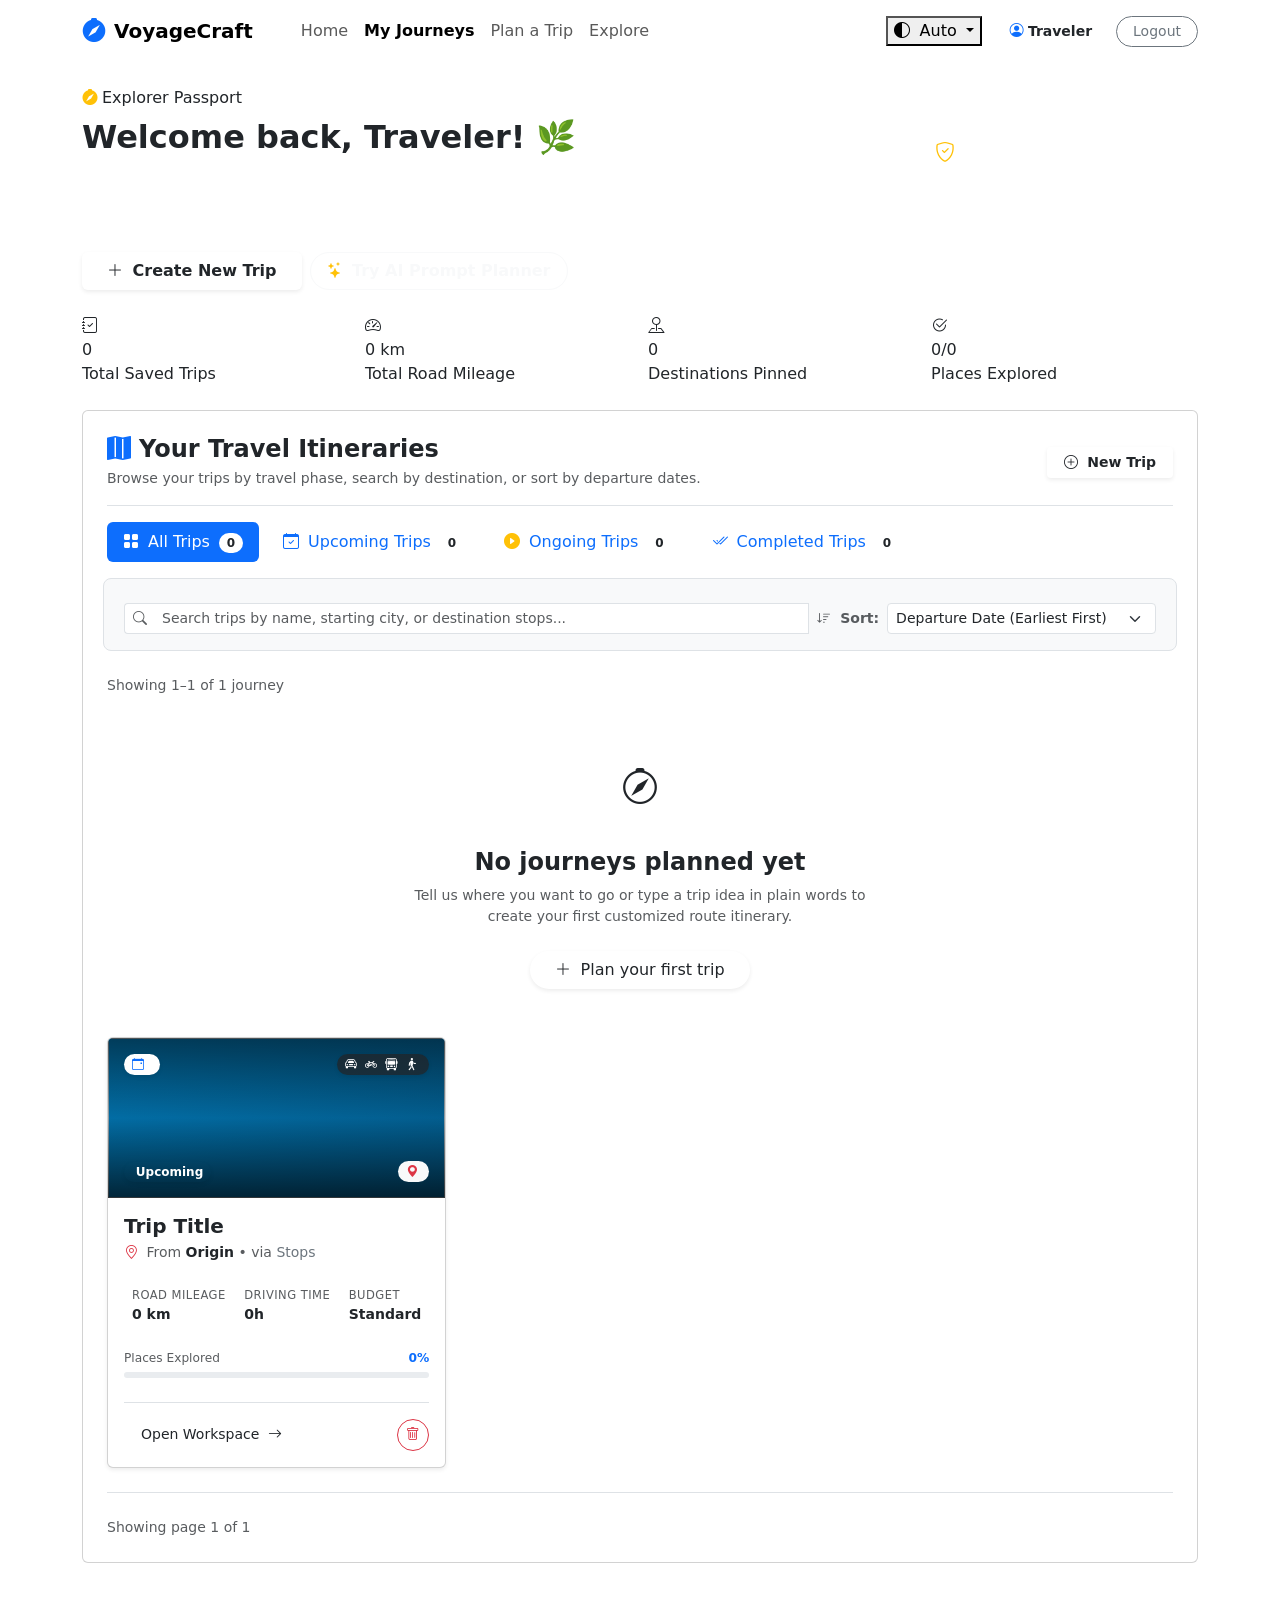
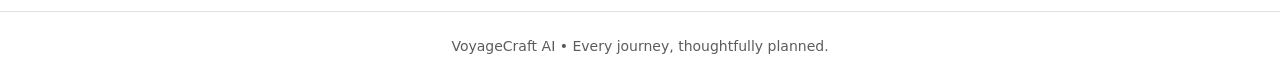
<file: src/main/resources/templates/dashboard.html>
<!DOCTYPE html>
<html lang="en" xmlns:th="http://www.thymeleaf.org">
<head>
    <meta charset="UTF-8">
    <meta name="viewport" content="width=device-width, initial-scale=1.0">
    <meta name="_csrf" th:content="${_csrf != null ? _csrf.token : ''}">
    <meta name="_csrf_header" th:content="${_csrf != null ? _csrf.headerName : 'X-CSRF-TOKEN'}">
    <title>My Journeys — VoyageCraft AI</title>
    <!-- Bootstrap 5 CSS -->
    <link href="https://cdn.jsdelivr.net/npm/bootstrap@5.3.3/dist/css/bootstrap.min.css" rel="stylesheet">
    <!-- Bootstrap Icons -->
    <link href="https://cdn.jsdelivr.net/npm/bootstrap-icons@1.11.3/font/bootstrap-icons.min.css" rel="stylesheet">
    <link rel="stylesheet" th:href="@{/css/style.css}">
    <script>
        (function() {
            const storedTheme = localStorage.getItem('voyagecraft_theme') || 'system';
            const effectiveTheme = storedTheme === 'system'
                ? (window.matchMedia && window.matchMedia('(prefers-color-scheme: dark)').matches ? 'dark' : 'light')
                : storedTheme;
            document.documentElement.setAttribute('data-theme', effectiveTheme);
        })();
    </script>
</head>
<body class="d-flex flex-column min-vh-100">

    <!-- Navbar -->
    <nav class="navbar navbar-expand-lg navbar-custom sticky-top" aria-label="Main Navigation">
        <div class="container">
            <a class="navbar-brand d-flex align-items-center gap-2" th:href="@{/}">
                <i class="bi bi-compass-fill fs-4 text-primary"></i>
                <span class="fw-bold tracking-tight">VoyageCraft</span>
            </a>
            <button class="navbar-toggler border-0 shadow-none" type="button" data-bs-toggle="collapse" data-bs-target="#navContent"
                    aria-controls="navContent" aria-expanded="false" aria-label="Toggle navigation">
                <span class="navbar-toggler-icon"></span>
            </button>
            <div class="collapse navbar-collapse" id="navContent">
                <ul class="navbar-nav me-auto mb-2 mb-lg-0 ms-lg-4">
                    <li class="nav-item">
                        <a class="nav-link" th:href="@{/}">Home</a>
                    </li>
                    <li class="nav-item">
                        <a class="nav-link active fw-semibold" th:href="@{/dashboard}" aria-current="page">My Journeys</a>
                    </li>
                    <li class="nav-item">
                        <a class="nav-link" th:href="@{/create-trip}">Plan a Trip</a>
                    </li>
                    <li class="nav-item">
                        <a class="nav-link" th:href="@{/explore}">Explore</a>
                    </li>
                </ul>
                <div class="d-flex align-items-center gap-2">
                    <!-- Theme Selector Dropdown -->
                    <div class="dropdown me-1">
                        <button class="theme-selector-btn dropdown-toggle" type="button" id="themeDropdownBtn" data-bs-toggle="dropdown" aria-expanded="false" title="Switch Theme">
                            <i class="bi bi-circle-half theme-icon-active"></i>
                            <span class="d-none d-md-inline theme-name-active ms-1">Auto</span>
                        </button>
                        <ul class="dropdown-menu dropdown-menu-end shadow-sm" aria-labelledby="themeDropdownBtn">
                            <li><button class="dropdown-item d-flex align-items-center gap-2 small" type="button" onclick="themeManager.setTheme('light')"><i class="bi bi-sun-fill text-warning"></i> Light</button></li>
                            <li><button class="dropdown-item d-flex align-items-center gap-2 small" type="button" onclick="themeManager.setTheme('dark')"><i class="bi bi-moon-stars-fill text-info"></i> Dark</button></li>
                            <li><button class="dropdown-item d-flex align-items-center gap-2 small" type="button" onclick="themeManager.setTheme('system')"><i class="bi bi-display text-muted"></i> System Auto</button></li>
                        </ul>
                    </div>
                    <span class="user-pill d-inline-flex align-items-center gap-1 px-3 py-1 rounded-pill small fw-semibold">
                        <i class="bi bi-person-circle text-primary"></i>
                        <span th:text="${user.name}">Traveler</span>
                    </span>
                    <form th:action="@{/logout}" method="post" class="d-inline">
                        <input type="hidden" th:if="${_csrf}" th:name="${_csrf.parameterName}" th:value="${_csrf.token}"/>
                        <button type="submit" class="btn btn-outline-secondary btn-sm px-3 rounded-pill">Logout</button>
                    </form>
                </div>
            </div>
        </div>
    </nav>

    <!-- Feedback Toast Notification Container -->
    <div class="toast-container position-fixed top-0 end-0 p-3" style="z-index: 1090;">
        <div id="actionToast" class="toast align-items-center text-white border-0" role="alert" aria-live="assertive" aria-atomic="true">
            <div class="d-flex">
                <div class="toast-body d-flex align-items-center gap-2" id="actionToastBody">
                    <i class="bi bi-check-circle-fill fs-5"></i>
                    <span id="actionToastMessage">Operation completed successfully.</span>
                </div>
                <button type="button" class="btn-close btn-close-white me-2 m-auto" data-bs-dismiss="toast" aria-label="Close"></button>
            </div>
        </div>
    </div>

    <!-- Dashboard Content -->
    <main class="container py-4 flex-grow-1" id="main-content">

        <!-- Wanderlust Travel Lover Hero Banner -->
        <div class="wanderlust-hero-banner mb-4">
            <div class="row align-items-center">
                <div class="col-lg-8">
                    <span class="wanderlust-badge mb-2 d-inline-flex align-items-center gap-1">
                        <i class="bi bi-compass-fill text-warning"></i> Explorer Passport
                    </span>
                    <h2 class="fw-bold mb-2">
                        Welcome back, <span th:text="${user.name}">Traveler</span>! 🌿
                    </h2>
                    <p class="text-white-50 mb-3" style="max-width: 620px;">
                        <em>"Every journey, thoughtfully planned."</em> Track verified highway mileage, manage day-by-day itineraries, and coordinate route schedules with your travel companions.
                    </p>
                    <div class="d-flex flex-wrap gap-2">
                        <a th:href="@{/create-trip}" class="btn btn-sand px-4 fw-semibold shadow-sm">
                            <i class="bi bi-plus-lg me-1"></i> Create New Trip
                        </a>
                        <a th:href="@{/create-trip?prompt=4+day+trip+from+guntakal,+calicut,+munar,+kodaikenal}" class="btn btn-outline-light rounded-pill px-3 fw-semibold">
                            <i class="bi bi-stars text-warning me-1"></i> Try AI Prompt Planner
                        </a>
                    </div>
                </div>
                <div class="col-lg-4 d-none d-lg-flex justify-content-end">
                    <div class="p-3 rounded-4 bg-white bg-opacity-10 text-white border border-white border-opacity-25" style="backdrop-filter: blur(8px); max-width: 280px;">
                        <div class="d-flex align-items-center gap-2 mb-2">
                            <i class="bi bi-shield-check text-warning fs-5"></i>
                            <span class="fw-bold small">Verified Route Engine</span>
                        </div>
                        <p class="small text-white-50 mb-0">
                            Road distance calculations, smart TSP route optimization, and reliable vector image fallbacks.
                        </p>
                    </div>
                </div>
            </div>
        </div>

        <!-- Metric KPI Cards Row -->
        <div class="row g-3 mb-4">
            <div class="col-6 col-lg-3">
                <div class="metric-card">
                    <div class="metric-icon forest">
                        <i class="bi bi-journal-check"></i>
                    </div>
                    <div>
                        <div class="metric-value" th:text="${totalTripsCount}">0</div>
                        <div class="metric-label">Total Saved Trips</div>
                    </div>
                </div>
            </div>

            <div class="col-6 col-lg-3">
                <div class="metric-card">
                    <div class="metric-icon sand">
                        <i class="bi bi-speedometer2"></i>
                    </div>
                    <div>
                        <div class="metric-value" th:text="${totalDistanceKm + ' km'}">0 km</div>
                        <div class="metric-label">Total Road Mileage</div>
                    </div>
                </div>
            </div>

            <div class="col-6 col-lg-3">
                <div class="metric-card">
                    <div class="metric-icon green">
                        <i class="bi bi-pin-map"></i>
                    </div>
                    <div>
                        <div class="metric-value" th:text="${totalDestinationsCount}">0</div>
                        <div class="metric-label">Destinations Pinned</div>
                    </div>
                </div>
            </div>

            <div class="col-6 col-lg-3">
                <div class="metric-card">
                    <div class="metric-icon purple">
                        <i class="bi bi-check2-circle"></i>
                    </div>
                    <div>
                        <div class="metric-value" th:text="${totalVisitedCount + '/' + totalSightseeingCount}">0/0</div>
                        <div class="metric-label">Places Explored</div>
                    </div>
                </div>
            </div>
        </div>

        <!-- Main Trips Management Section -->
        <div class="card card-modern p-4 mb-4">

            <!-- Category Tabs Header -->
            <div class="d-flex flex-column flex-md-row justify-content-between align-items-md-center gap-3 border-bottom pb-3 mb-3">
                <div>
                    <h4 class="fw-bold mb-1 d-flex align-items-center gap-2">
                        <i class="bi bi-map-fill text-primary"></i>
                        <span>Your Travel Itineraries</span>
                    </h4>
                    <p class="text-muted small mb-0">Browse your trips by travel phase, search by destination, or sort by departure dates.</p>
                </div>
                <div>
                    <a th:href="@{/create-trip}" class="btn btn-forest btn-sm px-3 fw-semibold shadow-sm">
                        <i class="bi bi-plus-circle me-1"></i> New Trip
                    </a>
                </div>
            </div>

            <!-- Accessible Category Navigation Tabs (Upcoming, Ongoing, Completed, All) -->
            <ul class="nav nav-pills nav-pills-custom gap-2 mb-4" id="tripCategoryTabs" role="tablist">
                <li class="nav-item" role="presentation">
                    <button class="nav-link active" id="tab-all" data-category="ALL" type="button" role="tab" aria-selected="true">
                        <i class="bi bi-grid-fill me-1"></i> All Trips
                        <span class="badge rounded-pill bg-white text-dark ms-1" id="count-all" th:text="${trips.size()}">0</span>
                    </button>
                </li>
                <li class="nav-item" role="presentation">
                    <button class="nav-link" id="tab-upcoming" data-category="UPCOMING" type="button" role="tab" aria-selected="false">
                        <i class="bi bi-calendar-check me-1"></i> Upcoming Trips
                        <span class="badge rounded-pill bg-white text-dark ms-1" id="count-upcoming">0</span>
                    </button>
                </li>
                <li class="nav-item" role="presentation">
                    <button class="nav-link" id="tab-ongoing" data-category="ONGOING" type="button" role="tab" aria-selected="false">
                        <i class="bi bi-play-circle-fill me-1 text-warning"></i> Ongoing Trips
                        <span class="badge rounded-pill bg-white text-dark ms-1" id="count-ongoing">0</span>
                    </button>
                </li>
                <li class="nav-item" role="presentation">
                    <button class="nav-link" id="tab-completed" data-category="COMPLETED" type="button" role="tab" aria-selected="false">
                        <i class="bi bi-check2-all me-1"></i> Completed Trips
                        <span class="badge rounded-pill bg-white text-dark ms-1" id="count-completed">0</span>
                    </button>
                </li>
            </ul>

            <!-- Filter & Search Toolbar -->
            <div class="row g-2 align-items-center mb-4 p-3 rounded-3 bg-light border">
                <div class="col-md-7 col-lg-8">
                    <div class="input-group input-group-sm">
                        <span class="input-group-text bg-white border-end-0 text-muted">
                            <i class="bi bi-search"></i>
                        </span>
                        <input type="search" id="tripSearchInput" class="form-control form-control-sm border-start-0"
                               placeholder="Search trips by name, starting city, or destination stops..."
                               aria-label="Search trip itineraries">
                        <button class="btn btn-outline-secondary btn-sm" type="button" id="clearSearchBtn" title="Clear search" style="display: none;">
                            <i class="bi bi-x-lg"></i>
                        </button>
                    </div>
                </div>
                <div class="col-md-5 col-lg-4 d-flex align-items-center gap-2">
                    <label for="tripSortSelect" class="form-label small text-muted mb-0 text-nowrap fw-semibold">
                        <i class="bi bi-sort-down me-1"></i> Sort:
                    </label>
                    <select id="tripSortSelect" class="form-select form-select-sm" aria-label="Sort trips by">
                        <option value="departure-asc" selected>Departure Date (Earliest First)</option>
                        <option value="departure-desc">Departure Date (Latest First)</option>
                        <option value="name-asc">Trip Name (A – Z)</option>
                        <option value="distance-desc">Road Mileage (Longest First)</option>
                        <option value="id-desc">Recently Created</option>
                    </select>
                </div>
            </div>

            <!-- Live Filter Summary & Status Announcement -->
            <div class="d-flex justify-content-between align-items-center small text-muted mb-3" aria-live="polite">
                <span id="resultsCountNotice">Loading journeys...</span>
                <span id="activeFilterBadge" class="badge bg-secondary-subtle text-secondary" style="display: none;"></span>
            </div>

            <!-- Global Empty State: No Trips in Database -->
            <div th:if="${trips.empty}" class="text-center py-5" id="globalEmptyState">
                <div class="metric-icon forest mx-auto mb-3" style="width: 72px; height: 72px; font-size: 2.25rem;">
                    <i class="bi bi-compass"></i>
                </div>
                <h4 class="fw-bold mb-2">No journeys planned yet</h4>
                <p class="text-muted small mb-4" style="max-width: 480px; margin: 0 auto;">
                    Tell us where you want to go or type a trip idea in plain words to create your first customized route itinerary.
                </p>
                <div class="d-flex justify-content-center gap-2">
                    <a th:href="@{/create-trip}" class="btn btn-forest px-4 rounded-pill shadow-sm">
                        <i class="bi bi-plus-lg me-1"></i> Plan your first trip
                    </a>
                </div>
            </div>

            <!-- Category / Search Specific Empty States -->
            <div id="emptyCategoryState" class="text-center py-5 d-none">
                <div class="metric-icon sand mx-auto mb-3" style="width: 64px; height: 64px; font-size: 2rem;">
                    <i class="bi bi-funnel"></i>
                </div>
                <h5 class="fw-bold mb-2" id="emptyCategoryTitle">No trips in this section</h5>
                <p class="text-muted small mb-3" id="emptyCategoryMessage" style="max-width: 460px; margin: 0 auto;">
                    There are no itineraries matching your current category filter.
                </p>
                <button type="button" class="btn btn-outline-primary btn-sm rounded-pill px-3" onclick="resetDashboardFilters()">
                    <i class="bi bi-arrow-counterclockwise me-1"></i> Show All Trips
                </button>
            </div>

            <!-- Trip Cards Deck Container -->
            <div th:unless="${trips.empty}" class="row g-4" id="tripsGrid">
                <div class="col-md-6 col-xl-4 trip-card-wrapper" th:each="trip : ${trips}"
                     th:data-trip-id="${trip.id}"
                     th:data-status="${trip.status != null ? trip.status : 'UPCOMING'}"
                     th:data-name="${trip.tripName}"
                     th:data-start="${trip.startLocation}"
                     th:data-destinations="${trip.destinationsSummary}"
                     th:data-start-date="${trip.startDate}"
                     th:data-end-date="${trip.endDate}"
                     th:data-distance="${trip.totalDistanceKm}">

                    <div class="card card-modern trip-card h-100 overflow-hidden d-flex flex-column justify-content-between shadow-sm">

                        <!-- Scenic Destination Header Image with Badges -->
                        <div class="position-relative overflow-hidden" style="height: 160px; background: linear-gradient(135deg, #0284c7 0%, #0369a1 100%);">
                            <img th:src="${trip.coverImageUrl != null ? trip.coverImageUrl : '/images/placeholder-travel.svg'}"
                                 th:alt="${trip.tripName + ' cover photo'}"
                                 loading="lazy"
                                 width="400"
                                 height="160"
                                 class="trip-cover-img"
                                 onerror="handleImageFallback(this)"
                                 style="width: 100%; height: 100%; object-fit: cover; opacity: 0.88; transition: transform 0.3s ease;">

                            <!-- Top Gradient Overlay for readability -->
                            <div class="position-absolute top-0 start-0 w-100 h-100 p-3 d-flex flex-column justify-content-between" style="background: linear-gradient(180deg, rgba(0,0,0,0.55) 0%, rgba(0,0,0,0.15) 50%, rgba(0,0,0,0.7) 100%);">
                                <div class="d-flex justify-content-between align-items-center">
                                    <span class="badge bg-white text-dark rounded-pill shadow-sm small fw-semibold">
                                        <i class="bi bi-calendar-event me-1 text-primary"></i>
                                        <span th:text="${trip.startDate != null ? (trip.startDate + ' to ' + trip.endDate) : 'Dates pending'}"></span>
                                        <span class="text-muted ms-1" th:if="${trip.totalDays != null}" th:text="'(' + ${trip.totalDays} + 'd)'"></span>
                                    </span>
                                    <span class="badge bg-dark bg-opacity-75 text-white rounded-pill shadow-sm small">
                                        <i class="bi bi-car-front me-1" th:if="${trip.transportMode == 'CAR'}"></i>
                                        <i class="bi bi-bicycle me-1" th:if="${trip.transportMode == 'BIKE'}"></i>
                                        <i class="bi bi-bus-front me-1" th:if="${trip.transportMode == 'PUBLIC_TRANSPORT'}"></i>
                                        <i class="bi bi-person-walking me-1" th:if="${trip.transportMode == 'WALKING'}"></i>
                                        <span th:text="${trip.transportMode != null ? trip.transportMode : 'CAR'}"></span>
                                    </span>
                                </div>
                                <div class="d-flex justify-content-between align-items-center">
                                    <!-- Dynamic Category Status Badge -->
                                    <span class="badge rounded-pill px-2.5 py-1 small fw-semibold shadow-sm"
                                          th:classappend="${trip.status == 'COMPLETED' ? 'bg-secondary text-white' : (trip.status == 'ONGOING' ? 'bg-success text-white' : 'bg-primary text-white')}">
                                        <i class="bi me-1"
                                           th:classappend="${trip.status == 'COMPLETED' ? 'bi-check2-all' : (trip.status == 'ONGOING' ? 'bi-play-circle-fill' : 'bi-calendar-check')}"></i>
                                        <span th:text="${trip.statusLabel != null ? trip.statusLabel : 'Upcoming'}">Upcoming</span>
                                    </span>

                                    <span th:if="${trip.destinationsCount != null and trip.destinationsCount > 0}" class="badge bg-light bg-opacity-90 text-dark rounded-pill small">
                                        <i class="bi bi-geo-alt-fill text-danger me-1"></i>
                                        <span th:text="${trip.destinationsCount + ' stops'}"></span>
                                    </span>
                                </div>
                            </div>
                        </div>

                        <!-- Card Body -->
                        <div class="p-3 flex-grow-1 d-flex flex-column justify-content-between">
                            <div>
                                <h5 class="fw-bold mb-1">
                                    <a th:href="@{'/trip/' + ${trip.id}}" class="text-decoration-none text-dark trip-title-link" th:text="${trip.tripName}">Trip Title</a>
                                </h5>

                                <p class="text-muted small mb-3 text-truncate-2">
                                    <i class="bi bi-geo-alt text-danger me-1"></i>
                                    From <strong class="text-dark" th:text="${trip.startLocation}">Origin</strong>
                                    <span th:if="${trip.destinationsSummary != null and !trip.destinationsSummary.empty}">
                                        &bull; via <span class="text-secondary" th:text="${trip.destinationsSummary}">Stops</span>
                                    </span>
                                </p>

                                <!-- Highway Metrics Grid -->
                                <div class="p-2 rounded-3 d-flex justify-content-between small text-muted mb-3" style="background: var(--warm-sand-light); border: 1px solid var(--border-color);">
                                    <div>
                                        <span class="d-block" style="font-size: 0.72rem; text-transform: uppercase; letter-spacing: 0.04em;">Road Mileage</span>
                                        <strong class="text-dark" th:text="${trip.totalDistanceKm + ' km'}">0 km</strong>
                                    </div>
                                    <div>
                                        <span class="d-block" style="font-size: 0.72rem; text-transform: uppercase; letter-spacing: 0.04em;">Driving Time</span>
                                        <strong class="text-dark" th:text="${trip.formattedTotalTravelTime != null ? trip.formattedTotalTravelTime : '0m'}">0h</strong>
                                    </div>
                                    <div>
                                        <span class="d-block" style="font-size: 0.72rem; text-transform: uppercase; letter-spacing: 0.04em;">Budget</span>
                                        <strong class="text-dark" th:text="${trip.budgetRange != null ? trip.budgetRange : 'Standard'}">Standard</strong>
                                    </div>
                                </div>

                                <!-- Places Explored Progress Bar -->
                                <div class="mb-2">
                                    <div class="d-flex justify-content-between align-items-center small text-muted mb-1">
                                        <span style="font-size: 0.76rem;">Places Explored</span>
                                        <strong class="text-primary small" th:text="${trip.completionPercentage + '%'}">0%</strong>
                                    </div>
                                    <div class="progress" style="height: 6px;" role="progressbar"
                                         th:aria-valuenow="${trip.completionPercentage}" aria-valuemin="0" aria-valuemax="100">
                                        <div class="progress-bar bg-primary"
                                             th:style="'width: ' + ${trip.completionPercentage} + '%;'"></div>
                                    </div>
                                </div>
                            </div>

                            <!-- Card Quick Actions -->
                            <div class="pt-3 border-top d-flex justify-content-between align-items-center mt-3">
                                <a th:href="@{'/trip/' + ${trip.id}}" class="btn btn-outline-forest btn-sm rounded-pill px-3">
                                    Open Workspace <i class="bi bi-arrow-right ms-1"></i>
                                </a>
                                <button type="button" class="btn btn-outline-danger btn-sm rounded-circle p-1"
                                        style="width: 32px; height: 32px;"
                                        th:aria-label="'Delete ' + ${trip.tripName}"
                                        title="Delete Trip"
                                        th:data-trip-id="${trip.id}"
                                        th:data-trip-name="${trip.tripName}"
                                        onclick="openDeleteConfirmation(this.dataset.tripId, this.dataset.tripName)">
                                    <i class="bi bi-trash"></i>
                                </button>
                            </div>
                        </div>
                    </div>
                </div>
            </div>

            <!-- Client-side Accessible Pagination Controls -->
            <div id="paginationNav" class="d-flex flex-column flex-sm-row justify-content-between align-items-center gap-2 pt-4 border-top mt-4" style="display: none;">
                <span class="small text-muted" id="paginationSummary">Showing page 1 of 1</span>
                <nav aria-label="Trip pagination">
                    <ul class="pagination pagination-sm mb-0 gap-1" id="paginationList">
                        <!-- Populated by dashboard.js -->
                    </ul>
                </nav>
            </div>

        </div>

    </main>

    <!-- Delete Confirmation Modal -->
    <div class="modal fade" id="deleteConfirmModal" tabindex="-1" aria-labelledby="deleteConfirmModalLabel" aria-hidden="true">
        <div class="modal-dialog modal-dialog-centered">
            <div class="modal-content card-modern border-0">
                <div class="modal-header border-0 pb-0">
                    <h5 class="modal-title fw-bold text-danger d-flex align-items-center gap-2" id="deleteConfirmModalLabel">
                        <i class="bi bi-exclamation-triangle-fill"></i> Delete Itinerary?
                    </h5>
                    <button type="button" class="btn-close" data-bs-dismiss="modal" aria-label="Close"></button>
                </div>
                <div class="modal-body py-3">
                    <p class="mb-2">Are you sure you want to permanently delete <strong id="deleteTargetTripName" class="text-dark">this trip</strong>?</p>
                    <p class="text-muted small mb-0">This will remove all customized destination waypoints, daily schedules, hotel bookings, and version history for this trip. This action cannot be undone.</p>
                </div>
                <div class="modal-footer border-0 pt-0">
                    <button type="button" class="btn btn-outline-secondary btn-sm rounded-pill px-3" data-bs-dismiss="modal">Cancel</button>
                    <button type="button" class="btn btn-danger btn-sm rounded-pill px-4" id="btnConfirmDelete">
                        <span id="btnDeleteText"><i class="bi bi-trash me-1"></i> Delete Trip</span>
                        <span id="btnDeleteSpinner" class="spinner-border spinner-border-sm me-1 d-none" role="status" aria-hidden="true"></span>
                    </button>
                </div>
            </div>
        </div>
    </div>

    <!-- Footer -->
    <footer class="py-4 text-center border-top mt-auto footer-custom" role="contentinfo">
        <div class="container">
            <p class="mb-0 text-muted small">VoyageCraft AI &bull; Every journey, thoughtfully planned.</p>
        </div>
    </footer>

    <!-- Bootstrap 5 JS -->
    <script src="https://cdn.jsdelivr.net/npm/bootstrap@5.3.3/dist/js/bootstrap.bundle.min.js"></script>
    <script th:src="@{/js/app.js}"></script>

    <!-- Dashboard Filter, Category Switching & Interactive Logic -->
    <script>
        (function() {
            // State
            let currentCategory = 'ALL';
            let searchQuery = '';
            let currentSort = 'departure-asc';
            let currentPage = 1;
            const itemsPerPage = 6;
            let tripToDeleteId = null;

            // DOM elements
            const cards = Array.from(document.querySelectorAll('.trip-card-wrapper'));
            const searchInput = document.getElementById('tripSearchInput');
            const clearSearchBtn = document.getElementById('clearSearchBtn');
            const sortSelect = document.getElementById('tripSortSelect');
            const resultsNotice = document.getElementById('resultsCountNotice');
            const activeFilterBadge = document.getElementById('activeFilterBadge');
            const emptyState = document.getElementById('emptyCategoryState');
            const emptyTitle = document.getElementById('emptyCategoryTitle');
            const emptyMessage = document.getElementById('emptyCategoryMessage');
            const paginationNav = document.getElementById('paginationNav');
            const paginationList = document.getElementById('paginationList');
            const paginationSummary = document.getElementById('paginationSummary');
            const deleteModalEl = document.getElementById('deleteConfirmModal');
            let deleteModalInstance = null;

            // Initialize category counts
            function computeCategoryCounts() {
                let upcoming = 0;
                let ongoing = 0;
                let completed = 0;

                cards.forEach(card => {
                    const status = (card.dataset.status || '').toUpperCase();
                    if (status === 'UPCOMING') upcoming++;
                    else if (status === 'ONGOING') ongoing++;
                    else if (status === 'COMPLETED') completed++;
                });

                const countUpcomingEl = document.getElementById('count-upcoming');
                const countOngoingEl = document.getElementById('count-ongoing');
                const countCompletedEl = document.getElementById('count-completed');

                if (countUpcomingEl) countUpcomingEl.textContent = upcoming;
                if (countOngoingEl) countOngoingEl.textContent = ongoing;
                if (countCompletedEl) countCompletedEl.textContent = completed;
            }

            // Filter, Sort, and Paginate
            function renderDashboard() {
                // 1. Filter
                let filtered = cards.filter(card => {
                    const status = (card.dataset.status || '').toUpperCase();
                    const name = (card.dataset.name || '').toLowerCase();
                    const start = (card.dataset.start || '').toLowerCase();
                    const dests = (card.dataset.destinations || '').toLowerCase();

                    // Category filter
                    if (currentCategory !== 'ALL' && status !== currentCategory) {
                        return false;
                    }

                    // Search query filter
                    if (searchQuery) {
                        const q = searchQuery.toLowerCase();
                        if (!name.includes(q) && !start.includes(q) && !dests.includes(q)) {
                            return false;
                        }
                    }

                    return true;
                });

                // 2. Sort
                filtered.sort((a, b) => {
                    if (currentSort === 'departure-asc') {
                        const dateA = a.dataset.startDate || '9999-12-31';
                        const dateB = b.dataset.startDate || '9999-12-31';
                        return dateA.localeCompare(dateB);
                    } else if (currentSort === 'departure-desc') {
                        const dateA = a.dataset.startDate || '';
                        const dateB = b.dataset.startDate || '';
                        return dateB.localeCompare(dateA);
                    } else if (currentSort === 'name-asc') {
                        const nameA = (a.dataset.name || '').toLowerCase();
                        const nameB = (b.dataset.name || '').toLowerCase();
                        return nameA.localeCompare(nameB);
                    } else if (currentSort === 'distance-desc') {
                        const distA = parseFloat(a.dataset.distance) || 0;
                        const distB = parseFloat(b.dataset.distance) || 0;
                        return distB - distA;
                    } else if (currentSort === 'id-desc') {
                        const idA = parseInt(a.dataset.tripId) || 0;
                        const idB = parseInt(b.dataset.tripId) || 0;
                        return idB - idA;
                    }
                    return 0;
                });

                // 3. Pagination
                const totalFiltered = filtered.length;
                const totalPages = Math.max(1, Math.ceil(totalFiltered / itemsPerPage));
                if (currentPage > totalPages) currentPage = totalPages;

                const startIdx = (currentPage - 1) * itemsPerPage;
                const endIdx = startIdx + itemsPerPage;
                const pageItems = filtered.slice(startIdx, endIdx);

                // Hide all cards first
                cards.forEach(card => card.classList.add('d-none'));

                // Show only current page items
                pageItems.forEach(card => card.classList.remove('d-none'));

                // Handle empty states
                if (totalFiltered === 0) {
                    if (emptyState) {
                        emptyState.classList.remove('d-none');
                        if (searchQuery) {
                            emptyTitle.textContent = `No journeys match "${searchQuery}"`;
                            emptyMessage.textContent = 'Try adjusting your search terms or clear the filter to see all your itineraries.';
                        } else if (currentCategory === 'UPCOMING') {
                            emptyTitle.textContent = 'No upcoming trips';
                            emptyMessage.textContent = 'You have no future journeys scheduled. Ready to explore somewhere new?';
                        } else if (currentCategory === 'ONGOING') {
                            emptyTitle.textContent = 'No trips currently active';
                            emptyMessage.textContent = 'None of your trips are currently in progress today. Check your upcoming trips to prepare.';
                        } else if (currentCategory === 'COMPLETED') {
                            emptyTitle.textContent = 'No completed journeys yet';
                            emptyMessage.textContent = 'Trips whose travel dates have passed will automatically show up here as your travel log.';
                        } else {
                            emptyTitle.textContent = 'No matching journeys';
                            emptyMessage.textContent = 'No travel itineraries match your selection.';
                        }
                    }
                    if (resultsNotice) resultsNotice.textContent = '0 itineraries found';
                } else {
                    if (emptyState) emptyState.classList.add('d-none');
                    if (resultsNotice) {
                        const showingEnd = Math.min(endIdx, totalFiltered);
                        resultsNotice.textContent = `Showing ${startIdx + 1}–${showingEnd} of ${totalFiltered} ${totalFiltered === 1 ? 'journey' : 'journeys'}`;
                    }
                }

                // Render pagination buttons
                renderPagination(totalPages, totalFiltered);
            }

            function renderPagination(totalPages, totalFiltered) {
                if (!paginationNav || !paginationList) return;

                if (totalFiltered <= itemsPerPage) {
                    paginationNav.style.display = 'none';
                    return;
                }

                paginationNav.style.display = 'flex';
                if (paginationSummary) {
                    paginationSummary.textContent = `Page ${currentPage} of ${totalPages} (${totalFiltered} total trips)`;
                }

                paginationList.innerHTML = '';

                // Previous button
                const prevLi = document.createElement('li');
                prevLi.className = `page-item ${currentPage === 1 ? 'disabled' : ''}`;
                prevLi.innerHTML = `<button class="page-link rounded-pill px-3" aria-label="Previous page">&laquo; Prev</button>`;
                prevLi.addEventListener('click', (e) => {
                    e.preventDefault();
                    if (currentPage > 1) {
                        currentPage--;
                        renderDashboard();
                        document.getElementById('tripsGrid')?.scrollIntoView({ behavior: 'smooth', block: 'start' });
                    }
                });
                paginationList.appendChild(prevLi);

                // Numbered buttons
                for (let i = 1; i <= totalPages; i++) {
                    const li = document.createElement('li');
                    li.className = `page-item ${i === currentPage ? 'active' : ''}`;
                    li.innerHTML = `<button class="page-link rounded-circle text-center" style="width: 32px; height: 32px; padding: 0; line-height: 32px;" aria-label="Page ${i}">${i}</button>`;
                    li.addEventListener('click', (e) => {
                        e.preventDefault();
                        currentPage = i;
                        renderDashboard();
                        document.getElementById('tripsGrid')?.scrollIntoView({ behavior: 'smooth', block: 'start' });
                    });
                    paginationList.appendChild(li);
                }

                // Next button
                const nextLi = document.createElement('li');
                nextLi.className = `page-item ${currentPage === totalPages ? 'disabled' : ''}`;
                nextLi.innerHTML = `<button class="page-link rounded-pill px-3" aria-label="Next page">Next &raquo;</button>`;
                nextLi.addEventListener('click', (e) => {
                    e.preventDefault();
                    if (currentPage < totalPages) {
                        currentPage++;
                        renderDashboard();
                        document.getElementById('tripsGrid')?.scrollIntoView({ behavior: 'smooth', block: 'start' });
                    }
                });
                paginationList.appendChild(nextLi);
            }

            // Tab click handling
            document.querySelectorAll('#tripCategoryTabs .nav-link').forEach(btn => {
                btn.addEventListener('click', () => {
                    document.querySelectorAll('#tripCategoryTabs .nav-link').forEach(b => {
                        b.classList.remove('active');
                        b.setAttribute('aria-selected', 'false');
                    });
                    btn.classList.add('active');
                    btn.setAttribute('aria-selected', 'true');

                    currentCategory = btn.dataset.category || 'ALL';
                    currentPage = 1;
                    renderDashboard();
                });
            });

            // Search input handling with debounce
            if (searchInput) {
                let debounceTimeout = null;
                searchInput.addEventListener('input', () => {
                    clearTimeout(debounceTimeout);
                    debounceTimeout = setTimeout(() => {
                        searchQuery = (searchInput.value || '').trim();
                        if (clearSearchBtn) {
                            clearSearchBtn.style.display = searchQuery ? 'inline-block' : 'none';
                        }
                        currentPage = 1;
                        renderDashboard();
                    }, 200);
                });
            }

            // Clear search
            if (clearSearchBtn) {
                clearSearchBtn.addEventListener('click', () => {
                    if (searchInput) searchInput.value = '';
                    searchQuery = '';
                    clearSearchBtn.style.display = 'none';
                    currentPage = 1;
                    renderDashboard();
                });
            }

            // Sort handling
            if (sortSelect) {
                sortSelect.addEventListener('change', () => {
                    currentSort = sortSelect.value;
                    renderDashboard();
                });
            }

            // Global reset function
            window.resetDashboardFilters = function() {
                if (searchInput) searchInput.value = '';
                searchQuery = '';
                if (clearSearchBtn) clearSearchBtn.style.display = 'none';
                currentCategory = 'ALL';
                document.querySelectorAll('#tripCategoryTabs .nav-link').forEach(b => {
                    if (b.dataset.category === 'ALL') {
                        b.classList.add('active');
                        b.setAttribute('aria-selected', 'true');
                    } else {
                        b.classList.remove('active');
                        b.setAttribute('aria-selected', 'false');
                    }
                });
                currentPage = 1;
                renderDashboard();
            };

            // Modal Deletion Flow
            window.openDeleteConfirmation = function(tripId, tripName) {
                tripToDeleteId = tripId;
                const nameEl = document.getElementById('deleteTargetTripName');
                if (nameEl) nameEl.textContent = tripName ? `"${tripName}"` : 'this trip';

                if (!deleteModalInstance && deleteModalEl) {
                    deleteModalInstance = new bootstrap.Modal(deleteModalEl);
                }
                if (deleteModalInstance) {
                    deleteModalInstance.show();
                }
            };

            const confirmBtn = document.getElementById('btnConfirmDelete');
            if (confirmBtn) {
                confirmBtn.addEventListener('click', async () => {
                    if (!tripToDeleteId) return;

                    const textSpan = document.getElementById('btnDeleteText');
                    const spinnerSpan = document.getElementById('btnDeleteSpinner');

                    if (textSpan) textSpan.classList.add('d-none');
                    if (spinnerSpan) spinnerSpan.classList.remove('d-none');
                    confirmBtn.disabled = true;

                    try {
                        const res = await fetch('/api/trips/' + tripToDeleteId, {
                            method: 'DELETE'
                        });

                        if (!res.ok) {
                            const errJson = await res.json().catch(() => ({}));
                            throw new Error(errJson.message || 'Failed to delete trip.');
                        }

                        if (deleteModalInstance) deleteModalInstance.hide();
                        showDashboardToast('Trip deleted successfully.', 'success');

                        // Remove card from DOM and update state smoothly
                        const cardToRemove = document.querySelector(`.trip-card-wrapper[data-trip-id="${tripToDeleteId}"]`);
                        if (cardToRemove) {
                            const idx = cards.indexOf(cardToRemove);
                            if (idx !== -1) cards.splice(idx, 1);
                            cardToRemove.remove();
                        }

                        computeCategoryCounts();
                        renderDashboard();
                    } catch (err) {
                        console.error('Delete error:', err);
                        showDashboardToast(err.message || 'Could not delete trip.', 'danger');
                    } finally {
                        if (textSpan) textSpan.classList.remove('d-none');
                        if (spinnerSpan) spinnerSpan.classList.add('d-none');
                        confirmBtn.disabled = false;
                        tripToDeleteId = null;
                    }
                });
            }

            function showDashboardToast(msg, type = 'success') {
                const toastEl = document.getElementById('actionToast');
                const toastBody = document.getElementById('actionToastMessage');
                if (!toastEl || !toastBody) return;

                toastBody.textContent = msg;
                toastEl.className = `toast align-items-center text-white border-0 ${type === 'success' ? 'bg-success' : 'bg-danger'}`;
                const toast = new bootstrap.Toast(toastEl, { delay: 4000 });
                toast.show();
            }

            // Initialize on load
            computeCategoryCounts();
            renderDashboard();
        })();
    </script>
</body>
</html>
</file>
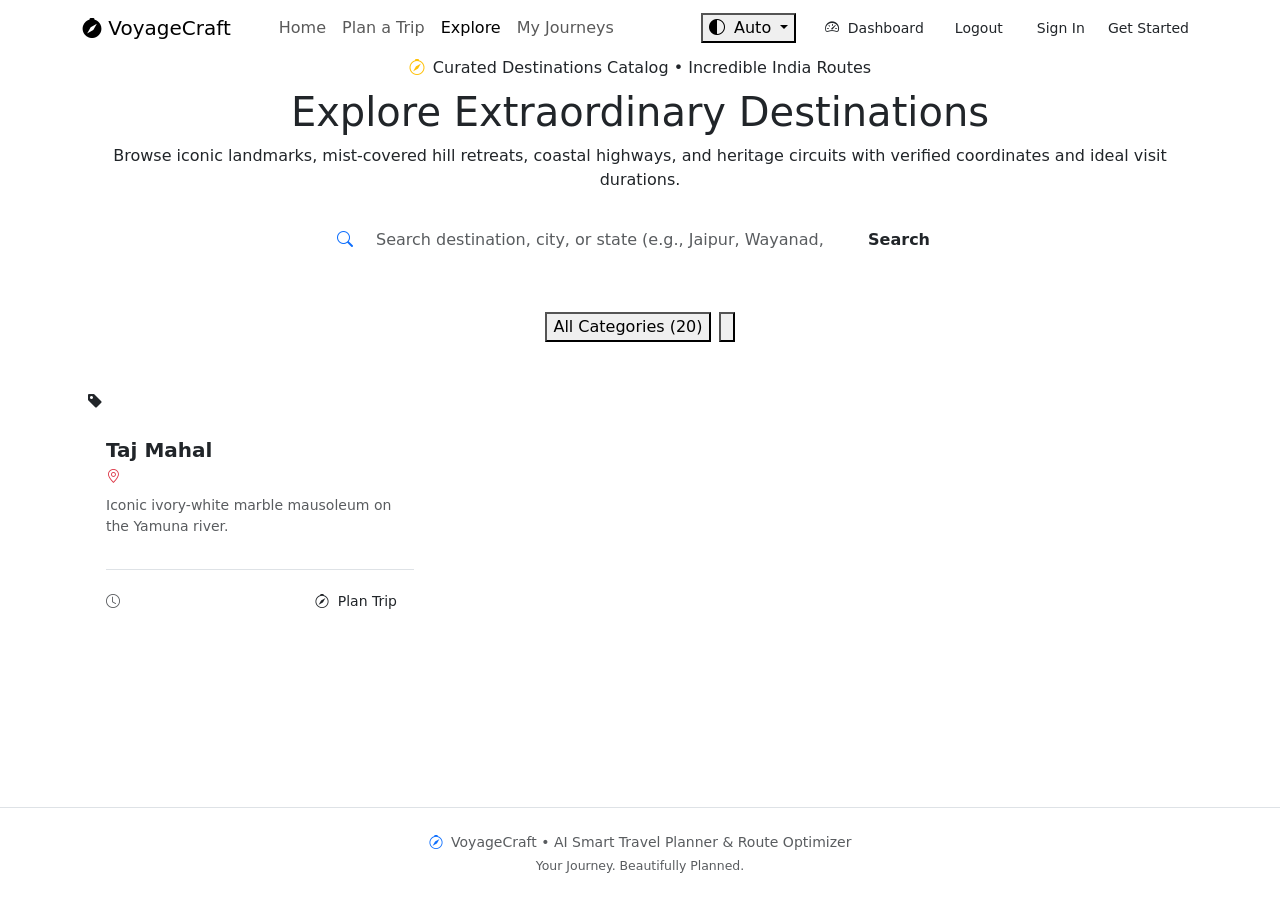
<file: src/main/resources/templates/explore.html>
<!DOCTYPE html>
<html lang="en" xmlns:th="http://www.thymeleaf.org">
<head>
    <meta charset="UTF-8">
    <meta name="viewport" content="width=device-width, initial-scale=1.0">
    <title>Explore Destinations — VoyageCraft</title>
    <!-- Bootstrap 5 CSS -->
    <link href="https://cdn.jsdelivr.net/npm/bootstrap@5.3.3/dist/css/bootstrap.min.css" rel="stylesheet">
    <!-- Bootstrap Icons -->
    <link href="https://cdn.jsdelivr.net/npm/bootstrap-icons@1.11.3/font/bootstrap-icons.min.css" rel="stylesheet">
    <!-- Custom Design System CSS -->
    <link rel="stylesheet" th:href="@{/css/style.css}">
    <script>
        (function() {
            const storedTheme = localStorage.getItem('voyagecraft_theme') || 'system';
            const effectiveTheme = storedTheme === 'system'
                ? (window.matchMedia && window.matchMedia('(prefers-color-scheme: dark)').matches ? 'dark' : 'light')
                : storedTheme;
            document.documentElement.setAttribute('data-theme', effectiveTheme);
        })();
    </script>
</head>
<body class="d-flex flex-column min-vh-100">

    <!-- Navigation Bar -->
    <nav class="navbar navbar-expand-lg navbar-custom">
        <div class="container">
            <a class="navbar-brand" th:href="@{/}">
                <i class="bi bi-compass-fill"></i> VoyageCraft
            </a>
            <button class="navbar-toggler border-0" type="button" data-bs-toggle="collapse" data-bs-target="#navContent">
                <span class="navbar-toggler-icon"></span>
            </button>
            <div class="collapse navbar-collapse" id="navContent">
                <ul class="navbar-nav me-auto mb-2 mb-lg-0 ms-lg-4">
                    <li class="nav-item">
                        <a class="nav-link" th:href="@{/}">Home</a>
                    </li>
                    <li class="nav-item">
                        <a class="nav-link" th:href="@{/create-trip}">Plan a Trip</a>
                    </li>
                    <li class="nav-item">
                        <a class="nav-link active" th:href="@{/explore}">Explore</a>
                    </li>
                    <li class="nav-item" th:if="${isLoggedIn}">
                        <a class="nav-link" th:href="@{/dashboard}">My Journeys</a>
                    </li>
                </ul>
                <div class="d-flex align-items-center gap-2">
                    <!-- Theme Selector Dropdown -->
                    <div class="dropdown me-1">
                        <button class="theme-selector-btn dropdown-toggle" type="button" id="themeDropdownBtn" data-bs-toggle="dropdown" aria-expanded="false" title="Switch Theme">
                            <i class="bi bi-circle-half theme-icon-active"></i>
                            <span class="d-none d-md-inline theme-name-active ms-1">Auto</span>
                        </button>
                        <ul class="dropdown-menu dropdown-menu-end shadow-sm" aria-labelledby="themeDropdownBtn">
                            <li><button class="dropdown-item d-flex align-items-center gap-2 small" type="button" onclick="themeManager.setTheme('light')"><i class="bi bi-sun-fill text-warning"></i> Light</button></li>
                            <li><button class="dropdown-item d-flex align-items-center gap-2 small" type="button" onclick="themeManager.setTheme('dark')"><i class="bi bi-moon-stars-fill text-info"></i> Dark</button></li>
                            <li><button class="dropdown-item d-flex align-items-center gap-2 small" type="button" onclick="themeManager.setTheme('system')"><i class="bi bi-display text-muted"></i> System Auto</button></li>
                        </ul>
                    </div>
                    <th:block th:if="${isLoggedIn}">
                        <span class="text-muted small me-2 d-none d-md-inline" th:text="${userEmail}"></span>
                        <a th:href="@{/dashboard}" class="btn btn-outline-forest btn-sm">
                            <i class="bi bi-speedometer2 me-1"></i> Dashboard
                        </a>
                        <form th:action="@{/logout}" method="post" class="d-inline">
                            <button type="submit" class="btn btn-sand btn-sm px-3">Logout</button>
                        </form>
                    </th:block>
                    <th:block th:unless="${isLoggedIn}">
                        <a th:href="@{/login}" class="btn btn-outline-forest btn-sm">Sign In</a>
                        <a th:href="@{/register}" class="btn btn-forest btn-sm">Get Started</a>
                    </th:block>
                </div>
            </div>
        </div>
    </nav>

    <!-- Cinematic Header Banner -->
    <header class="page-cinematic-banner text-center position-relative">
        <div class="container position-relative" style="z-index: 2;">
            <div class="d-inline-flex align-items-center gap-2 hero-feature-badge mb-2 hero-animate-1">
                <i class="bi bi-compass text-warning"></i>
                <span>Curated Destinations Catalog &bull; Incredible India Routes</span>
            </div>
            <h1 class="page-banner-title mb-2 hero-animate-1">Explore Extraordinary Destinations</h1>
            <p class="page-banner-subtitle mb-4 hero-animate-2">
                Browse iconic landmarks, mist-covered hill retreats, coastal highways, and heritage circuits with verified coordinates and ideal visit durations.
            </p>

            <!-- Search Bar -->
            <div class="mx-auto" style="max-width: 640px;">
                <div class="input-group shadow-md rounded-pill overflow-hidden border border-white border-opacity-25" style="background: rgba(255, 255, 255, 0.92); backdrop-filter: blur(12px);">
                    <span class="input-group-text border-0 bg-transparent text-muted ps-3">
                        <i class="bi bi-search text-primary"></i>
                    </span>
                    <input type="text" id="exploreSearchInput" class="form-control border-0 bg-transparent py-2" 
                           placeholder="Search destination, city, or state (e.g., Jaipur, Wayanad, Taj Mahal)..." 
                           oninput="filterDestinations()">
                    <button class="btn btn-forest px-4 rounded-pill m-1 fw-semibold" type="button" onclick="filterDestinations()">
                        Search
                    </button>
                </div>
            </div>
        </div>
    </header>

    <!-- Main Content -->
    <main class="container py-5 flex-grow-1">

        <!-- Category Filter Pills -->
        <div class="d-flex flex-wrap gap-2 justify-content-center mb-5" id="categoryPills">
            <button type="button" class="indian-dest-pill active" onclick="setCategory('ALL', this)">
                All Categories (<span th:text="${featuredDestinations.size()}">20</span>)
            </button>
            <button type="button" class="indian-dest-pill" th:each="cat : ${categories}" 
                    th:text="${cat}" th:data-cat="${cat}"
                    onclick="setCategory(this.dataset.cat, this)">
            </button>
        </div>

        <!-- Destination Cards Grid -->
        <div class="row g-4" id="destinationsGrid">
            <div th:each="dest : ${featuredDestinations}" class="col-md-6 col-lg-4 dest-card-col"
                 th:data-category="${dest.category}" th:data-name="${dest.name}" th:data-state="${dest.state}" th:data-city="${dest.city}">
                <div class="destination-card h-100 d-flex flex-column">
                    <div class="destination-img-wrap">
                        <img th:src="${dest.imageUrl}" th:alt="${dest.name}" th:data-category="${dest.category}" onerror="handleImageFallback(this, this.getAttribute('data-category'))" loading="lazy">
                        <span class="destination-tag-badge">
                            <i class="bi bi-tag-fill me-1"></i><span th:text="${dest.category}"></span>
                        </span>
                    </div>
                    <div class="p-4 d-flex flex-column flex-grow-1 justify-content-between">
                        <div>
                            <div class="d-flex justify-content-between align-items-start mb-1">
                                <h5 class="fw-bold mb-0" th:text="${dest.name}">Taj Mahal</h5>
                                <span class="badge badge-sage" style="font-size: 0.75rem;">
                                    ★ <span th:text="${dest.rating}">4.9</span>
                                </span>
                            </div>
                            <div class="text-muted small mb-2">
                                <i class="bi bi-geo-alt me-1 text-danger"></i><span th:text="${dest.city + ', ' + dest.state}"></span>
                            </div>
                            <p class="text-muted small mb-3" th:text="${dest.description}">Iconic ivory-white marble mausoleum on the Yamuna river.</p>
                            
                            <!-- Highlights preview if present -->
                            <div th:if="${dest.highlights != null and !dest.highlights.isEmpty()}" class="d-flex flex-wrap gap-1 mb-3">
                                <span th:each="h : ${dest.highlights}" class="badge badge-sand extra-small" style="font-size: 0.7rem;" th:text="${h}"></span>
                            </div>
                        </div>
                        <div class="d-flex justify-content-between align-items-center pt-3 border-top mt-auto">
                            <span class="small text-muted">
                                <i class="bi bi-clock me-1"></i><span th:text="${dest.idealDuration}"></span>
                            </span>
                            <a th:href="@{'/create-trip?dest=' + ${dest.name}}" class="btn btn-forest btn-sm px-3">
                                <i class="bi bi-compass me-1"></i> Plan Trip
                            </a>
                        </div>
                    </div>
                </div>
            </div>
        </div>

        <!-- Empty Search State -->
        <div id="noDestAlert" class="text-center py-5 d-none">
            <i class="bi bi-compass text-muted fs-1 mb-2 d-block"></i>
            <h5 class="fw-bold text-dark">No destinations found</h5>
            <p class="text-muted small">We couldn't find any places matching your criteria. Try clearing filters or searching for another city.</p>
            <button type="button" class="btn btn-sand btn-sm px-3" onclick="resetFilters()">Reset All Filters</button>
        </div>

    </main>

    <!-- Footer -->
    <footer class="py-4 footer-custom border-top">
        <div class="container text-center">
            <p class="mb-1 text-muted small">
                <i class="bi bi-compass text-primary me-1"></i> VoyageCraft &bull; AI Smart Travel Planner &amp; Route Optimizer
            </p>
            <p class="mb-0 text-muted extra-small" style="font-size: 0.78rem;">Your Journey. Beautifully Planned.</p>
        </div>
    </footer>

    <!-- Bootstrap 5 JS -->
    <script src="https://cdn.jsdelivr.net/npm/bootstrap@5.3.3/dist/js/bootstrap.bundle.min.js"></script>
    <script th:src="@{/js/app.js}"></script>

    <script>
        let selectedCategory = 'ALL';

        function setCategory(cat, btn) {
            selectedCategory = cat;
            document.querySelectorAll('#categoryPills .indian-dest-pill').forEach(b => b.classList.remove('active'));
            if (btn) btn.classList.add('active');
            filterDestinations();
        }

        function filterDestinations() {
            const query = (document.getElementById('exploreSearchInput')?.value || '').toLowerCase().trim();
            const cols = document.querySelectorAll('.dest-card-col');
            let visibleCount = 0;

            cols.forEach(col => {
                const cat = (col.dataset.category || '').toLowerCase();
                const name = (col.dataset.name || '').toLowerCase();
                const city = (col.dataset.city || '').toLowerCase();
                const state = (col.dataset.state || '').toLowerCase();

                const matchesCat = (selectedCategory === 'ALL' || cat === selectedCategory.toLowerCase());
                const matchesQuery = (!query || name.includes(query) || city.includes(query) || state.includes(query) || cat.includes(query));

                if (matchesCat && matchesQuery) {
                    col.style.display = '';
                    visibleCount++;
                } else {
                    col.style.display = 'none';
                }
            });

            const alertBox = document.getElementById('noDestAlert');
            if (alertBox) {
                alertBox.classList.toggle('d-none', visibleCount > 0);
            }
        }

        function resetFilters() {
            selectedCategory = 'ALL';
            const searchInput = document.getElementById('exploreSearchInput');
            if (searchInput) searchInput.value = '';
            document.querySelectorAll('#categoryPills .indian-dest-pill').forEach((b, idx) => {
                b.classList.toggle('active', idx === 0);
            });
            filterDestinations();
        }
    </script>
</body>
</html>
</file>
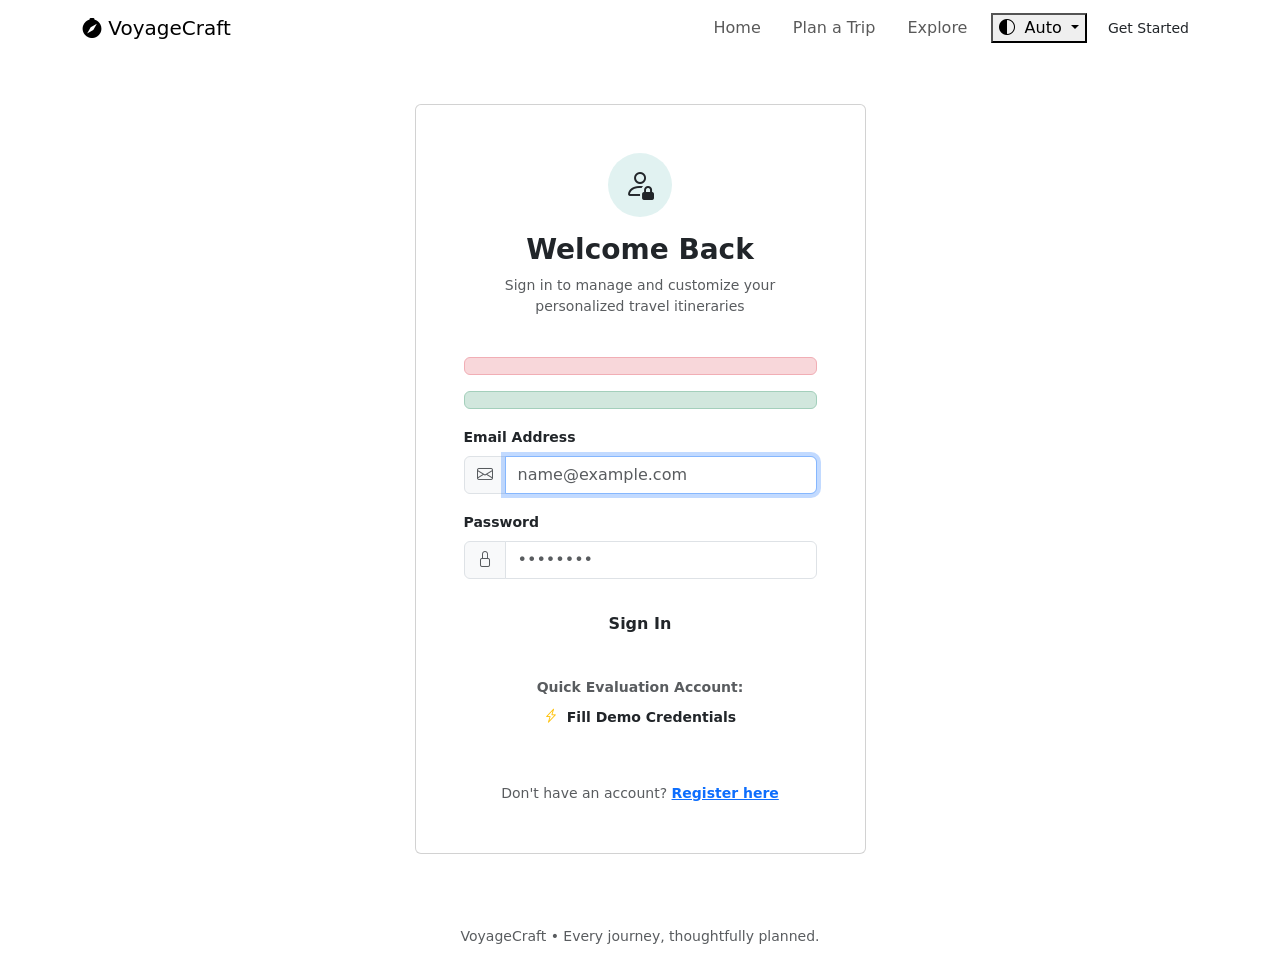
<file: src/main/resources/templates/login.html>
<!DOCTYPE html>
<html lang="en" xmlns:th="http://www.thymeleaf.org">
<head>
    <meta charset="UTF-8">
    <meta name="viewport" content="width=device-width, initial-scale=1.0">
    <title>Sign In — VoyageCraft</title>
    <!-- Bootstrap 5 CSS -->
    <link href="https://cdn.jsdelivr.net/npm/bootstrap@5.3.3/dist/css/bootstrap.min.css" rel="stylesheet">
    <!-- Bootstrap Icons -->
    <link href="https://cdn.jsdelivr.net/npm/bootstrap-icons@1.11.3/font/bootstrap-icons.min.css" rel="stylesheet">
    <link rel="stylesheet" th:href="@{/css/style.css}">
    <script>
        (function() {
            const storedTheme = localStorage.getItem('voyagecraft_theme') || 'system';
            const effectiveTheme = storedTheme === 'system'
                ? (window.matchMedia && window.matchMedia('(prefers-color-scheme: dark)').matches ? 'dark' : 'light')
                : storedTheme;
            document.documentElement.setAttribute('data-theme', effectiveTheme);
        })();
    </script>
</head>
<body>

    <!-- Navbar -->
    <nav class="navbar navbar-expand-lg navbar-custom">
        <div class="container">
            <a class="navbar-brand" th:href="@{/}">
                <i class="bi bi-compass-fill"></i> VoyageCraft
            </a>
            <div class="d-flex align-items-center gap-2">
                <ul class="navbar-nav d-none d-md-flex flex-row gap-3 me-2">
                    <li class="nav-item">
                        <a class="nav-link" th:href="@{/}">Home</a>
                    </li>
                    <li class="nav-item">
                        <a class="nav-link" th:href="@{/create-trip}">Plan a Trip</a>
                    </li>
                    <li class="nav-item">
                        <a class="nav-link" th:href="@{/explore}">Explore</a>
                    </li>
                </ul>
                <!-- Theme Selector Dropdown -->
                <div class="dropdown me-1">
                    <button class="theme-selector-btn dropdown-toggle" type="button" id="themeDropdownBtn" data-bs-toggle="dropdown" aria-expanded="false" title="Switch Theme">
                        <i class="bi bi-circle-half theme-icon-active"></i>
                        <span class="d-none d-md-inline theme-name-active ms-1">Auto</span>
                    </button>
                    <ul class="dropdown-menu dropdown-menu-end shadow-sm" aria-labelledby="themeDropdownBtn">
                        <li><button class="dropdown-item d-flex align-items-center gap-2 small" type="button" onclick="themeManager.setTheme('light')"><i class="bi bi-sun-fill text-warning"></i> Light</button></li>
                        <li><button class="dropdown-item d-flex align-items-center gap-2 small" type="button" onclick="themeManager.setTheme('dark')"><i class="bi bi-moon-stars-fill text-info"></i> Dark</button></li>
                        <li><button class="dropdown-item d-flex align-items-center gap-2 small" type="button" onclick="themeManager.setTheme('system')"><i class="bi bi-display text-muted"></i> System Auto</button></li>
                    </ul>
                </div>
                <a th:href="@{/register}" class="btn btn-outline-forest btn-sm">Get Started</a>
            </div>
        </div>
    </nav>

    <!-- Login Container -->
    <div class="container py-5 my-auto">
        <div class="row justify-content-center">
            <div class="col-md-6 col-lg-5">
                <div class="card card-modern glass-panel-elevated p-4 p-md-5">
                    <div class="text-center mb-4">
                        <div class="d-inline-flex align-items-center justify-content-center p-3 rounded-circle mb-3 mx-auto" style="background: rgba(13, 148, 136, 0.12); color: var(--primary-teal); width: 64px; height: 64px;">
                            <i class="bi bi-person-lock fs-2"></i>
                        </div>
                        <h3 class="fw-bold">Welcome Back</h3>
                        <p class="text-muted small">Sign in to manage and customize your personalized travel itineraries</p>
                    </div>

                    <!-- Flash messages -->
                    <div th:if="${errorMessage}" class="alert alert-danger py-2 small" th:text="${errorMessage}"></div>
                    <div th:if="${successMessage}" class="alert alert-success py-2 small" th:text="${successMessage}"></div>

                    <form th:action="@{/login}" method="post">
                        <div class="mb-3">
                            <label for="username" class="form-label fw-semibold small">Email Address</label>
                            <div class="input-group">
                                <span class="input-group-text"><i class="bi bi-envelope text-muted"></i></span>
                                <input type="email" id="username" name="username" class="form-control" placeholder="name@example.com" required autofocus>
                            </div>
                        </div>

                        <div class="mb-4">
                            <label for="password" class="form-label fw-semibold small">Password</label>
                            <div class="input-group">
                                <span class="input-group-text"><i class="bi bi-lock text-muted"></i></span>
                                <input type="password" id="password" name="password" class="form-control" placeholder="••••••••" required>
                            </div>
                        </div>

                        <button type="submit" class="btn btn-forest w-100 py-2 mb-3 fw-semibold">
                            Sign In
                        </button>

                        <!-- Quick Demo Credentials Filler -->
                        <div class="p-3 rounded-3 text-center mb-3 glass-card">
                            <div class="small text-muted fw-semibold mb-1">Quick Evaluation Account:</div>
                            <button type="button" class="btn btn-sm btn-sand px-3 fw-semibold" onclick="fillDemoUser()">
                                <i class="bi bi-lightning-charge me-1 text-warning"></i> Fill Demo Credentials
                            </button>
                        </div>
                    </form>

                    <div class="text-center mt-3">
                        <span class="text-muted small">Don't have an account? </span>
                        <a th:href="@{/register}" class="fw-semibold text-primary small">Register here</a>
                    </div>
                </div>
            </div>
        </div>
    </div>

    <!-- Footer -->
    <footer class="text-center py-4">
        <div class="container">
            <p class="mb-0 text-muted small">VoyageCraft &bull; Every journey, thoughtfully planned.</p>
        </div>
    </footer>

    <script>
        function fillDemoUser() {
            document.getElementById('username').value = 'traveler@example.com';
            document.getElementById('password').value = 'travel123';
        }
    </script>
    <script src="https://cdn.jsdelivr.net/npm/bootstrap@5.3.3/dist/js/bootstrap.bundle.min.js"></script>
    <script th:src="@{/js/app.js}"></script>
</body>
</html>
</file>
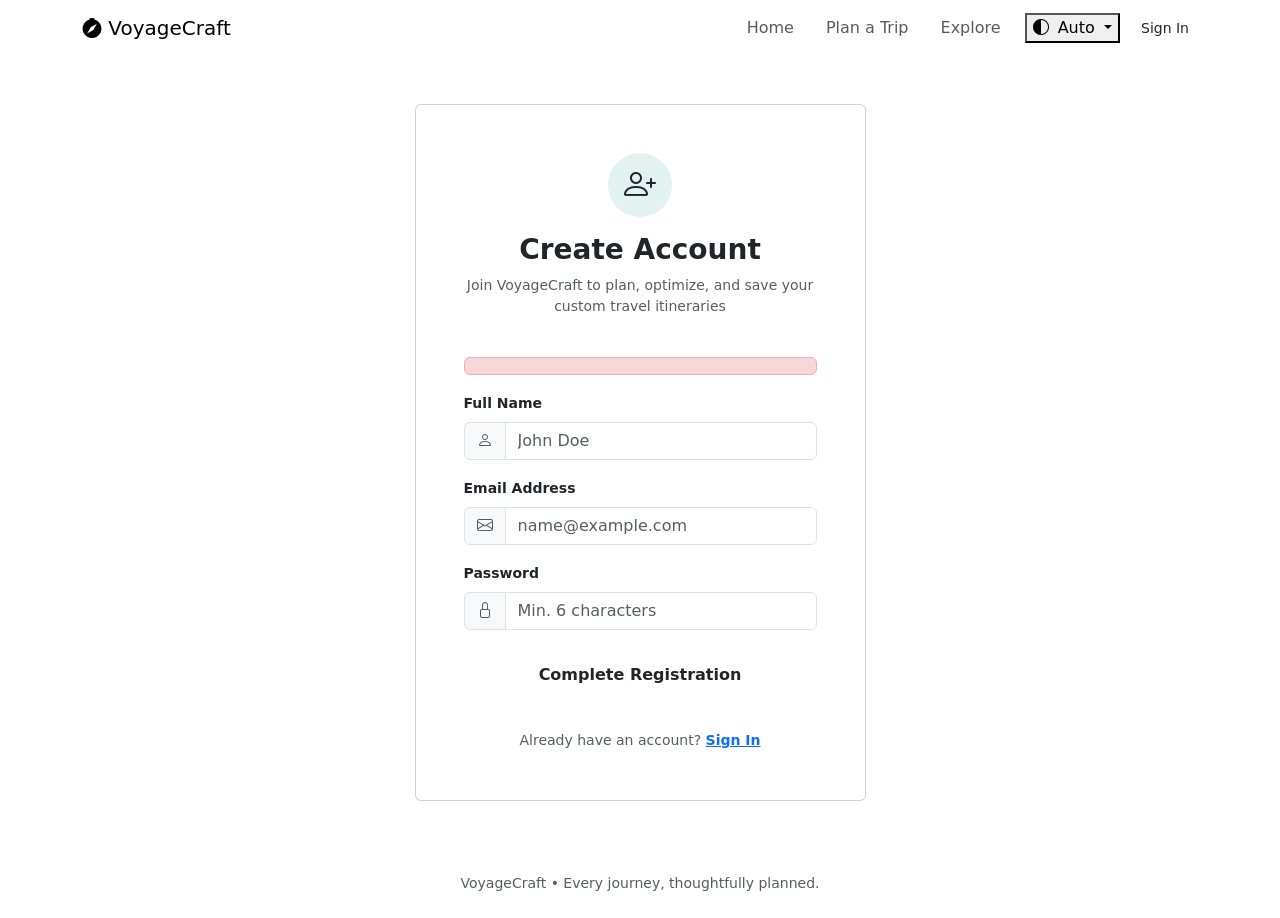
<file: src/main/resources/templates/register.html>
<!DOCTYPE html>
<html lang="en" xmlns:th="http://www.thymeleaf.org">
<head>
    <meta charset="UTF-8">
    <meta name="viewport" content="width=device-width, initial-scale=1.0">
    <title>Create Account — VoyageCraft</title>
    <!-- Bootstrap 5 CSS -->
    <link href="https://cdn.jsdelivr.net/npm/bootstrap@5.3.3/dist/css/bootstrap.min.css" rel="stylesheet">
    <!-- Bootstrap Icons -->
    <link href="https://cdn.jsdelivr.net/npm/bootstrap-icons@1.11.3/font/bootstrap-icons.min.css" rel="stylesheet">
    <link rel="stylesheet" th:href="@{/css/style.css}">
    <script>
        (function() {
            const storedTheme = localStorage.getItem('voyagecraft_theme') || 'system';
            const effectiveTheme = storedTheme === 'system'
                ? (window.matchMedia && window.matchMedia('(prefers-color-scheme: dark)').matches ? 'dark' : 'light')
                : storedTheme;
            document.documentElement.setAttribute('data-theme', effectiveTheme);
        })();
    </script>
</head>
<body>

    <!-- Navbar -->
    <nav class="navbar navbar-expand-lg navbar-custom">
        <div class="container">
            <a class="navbar-brand" th:href="@{/}">
                <i class="bi bi-compass-fill"></i> VoyageCraft
            </a>
            <div class="d-flex align-items-center gap-2">
                <ul class="navbar-nav d-none d-md-flex flex-row gap-3 me-2">
                    <li class="nav-item">
                        <a class="nav-link" th:href="@{/}">Home</a>
                    </li>
                    <li class="nav-item">
                        <a class="nav-link" th:href="@{/create-trip}">Plan a Trip</a>
                    </li>
                    <li class="nav-item">
                        <a class="nav-link" th:href="@{/explore}">Explore</a>
                    </li>
                </ul>
                <!-- Theme Selector Dropdown -->
                <div class="dropdown me-1">
                    <button class="theme-selector-btn dropdown-toggle" type="button" id="themeDropdownBtn" data-bs-toggle="dropdown" aria-expanded="false" title="Switch Theme">
                        <i class="bi bi-circle-half theme-icon-active"></i>
                        <span class="d-none d-md-inline theme-name-active ms-1">Auto</span>
                    </button>
                    <ul class="dropdown-menu dropdown-menu-end shadow-sm" aria-labelledby="themeDropdownBtn">
                        <li><button class="dropdown-item d-flex align-items-center gap-2 small" type="button" onclick="themeManager.setTheme('light')"><i class="bi bi-sun-fill text-warning"></i> Light</button></li>
                        <li><button class="dropdown-item d-flex align-items-center gap-2 small" type="button" onclick="themeManager.setTheme('dark')"><i class="bi bi-moon-stars-fill text-info"></i> Dark</button></li>
                        <li><button class="dropdown-item d-flex align-items-center gap-2 small" type="button" onclick="themeManager.setTheme('system')"><i class="bi bi-display text-muted"></i> System Auto</button></li>
                    </ul>
                </div>
                <a th:href="@{/login}" class="btn btn-outline-forest btn-sm">Sign In</a>
            </div>
        </div>
    </nav>

    <!-- Registration Container -->
    <div class="container py-5 my-auto">
        <div class="row justify-content-center">
            <div class="col-md-6 col-lg-5">
                <div class="card card-modern glass-panel-elevated p-4 p-md-5">
                    <div class="text-center mb-4">
                        <div class="d-inline-flex align-items-center justify-content-center p-3 rounded-circle mb-3 mx-auto" style="background: rgba(13, 148, 136, 0.12); color: var(--primary-teal); width: 64px; height: 64px;">
                            <i class="bi bi-person-plus fs-2"></i>
                        </div>
                        <h3 class="fw-bold">Create Account</h3>
                        <p class="text-muted small">Join VoyageCraft to plan, optimize, and save your custom travel itineraries</p>
                    </div>

                    <div th:if="${errorMessage}" class="alert alert-danger py-2 small" th:text="${errorMessage}"></div>

                    <form th:action="@{/register}" th:object="${userRegisterDto}" method="post">
                        <div class="mb-3">
                            <label for="name" class="form-label fw-semibold small">Full Name</label>
                            <div class="input-group">
                                <span class="input-group-text"><i class="bi bi-person text-muted"></i></span>
                                <input type="text" id="name" th:field="*{name}" class="form-control" placeholder="John Doe" required>
                            </div>
                            <div class="text-danger small mt-1" th:if="${#fields.hasErrors('name')}" th:errors="*{name}"></div>
                        </div>

                        <div class="mb-3">
                            <label for="email" class="form-label fw-semibold small">Email Address</label>
                            <div class="input-group">
                                <span class="input-group-text"><i class="bi bi-envelope text-muted"></i></span>
                                <input type="email" id="email" th:field="*{email}" class="form-control" placeholder="name@example.com" required>
                            </div>
                            <div class="text-danger small mt-1" th:if="${#fields.hasErrors('email')}" th:errors="*{email}"></div>
                        </div>

                        <div class="mb-4">
                            <label for="password" class="form-label fw-semibold small">Password</label>
                            <div class="input-group">
                                <span class="input-group-text"><i class="bi bi-lock text-muted"></i></span>
                                <input type="password" id="password" th:field="*{password}" class="form-control" placeholder="Min. 6 characters" required>
                            </div>
                            <div class="text-danger small mt-1" th:if="${#fields.hasErrors('password')}" th:errors="*{password}"></div>
                        </div>

                        <button type="submit" class="btn btn-forest w-100 py-2 mb-3 fw-semibold">
                            Complete Registration
                        </button>
                    </form>

                    <div class="text-center mt-3">
                        <span class="text-muted small">Already have an account? </span>
                        <a th:href="@{/login}" class="fw-semibold text-primary small">Sign In</a>
                    </div>
                </div>
            </div>
        </div>
    </div>

    <!-- Footer -->
    <footer class="text-center py-4">
        <div class="container">
            <p class="mb-0 text-muted small">VoyageCraft &bull; Every journey, thoughtfully planned.</p>
        </div>
    </footer>

    <script src="https://cdn.jsdelivr.net/npm/bootstrap@5.3.3/dist/js/bootstrap.bundle.min.js"></script>
    <script th:src="@{/js/app.js}"></script>
</body>
</html>
</file>
